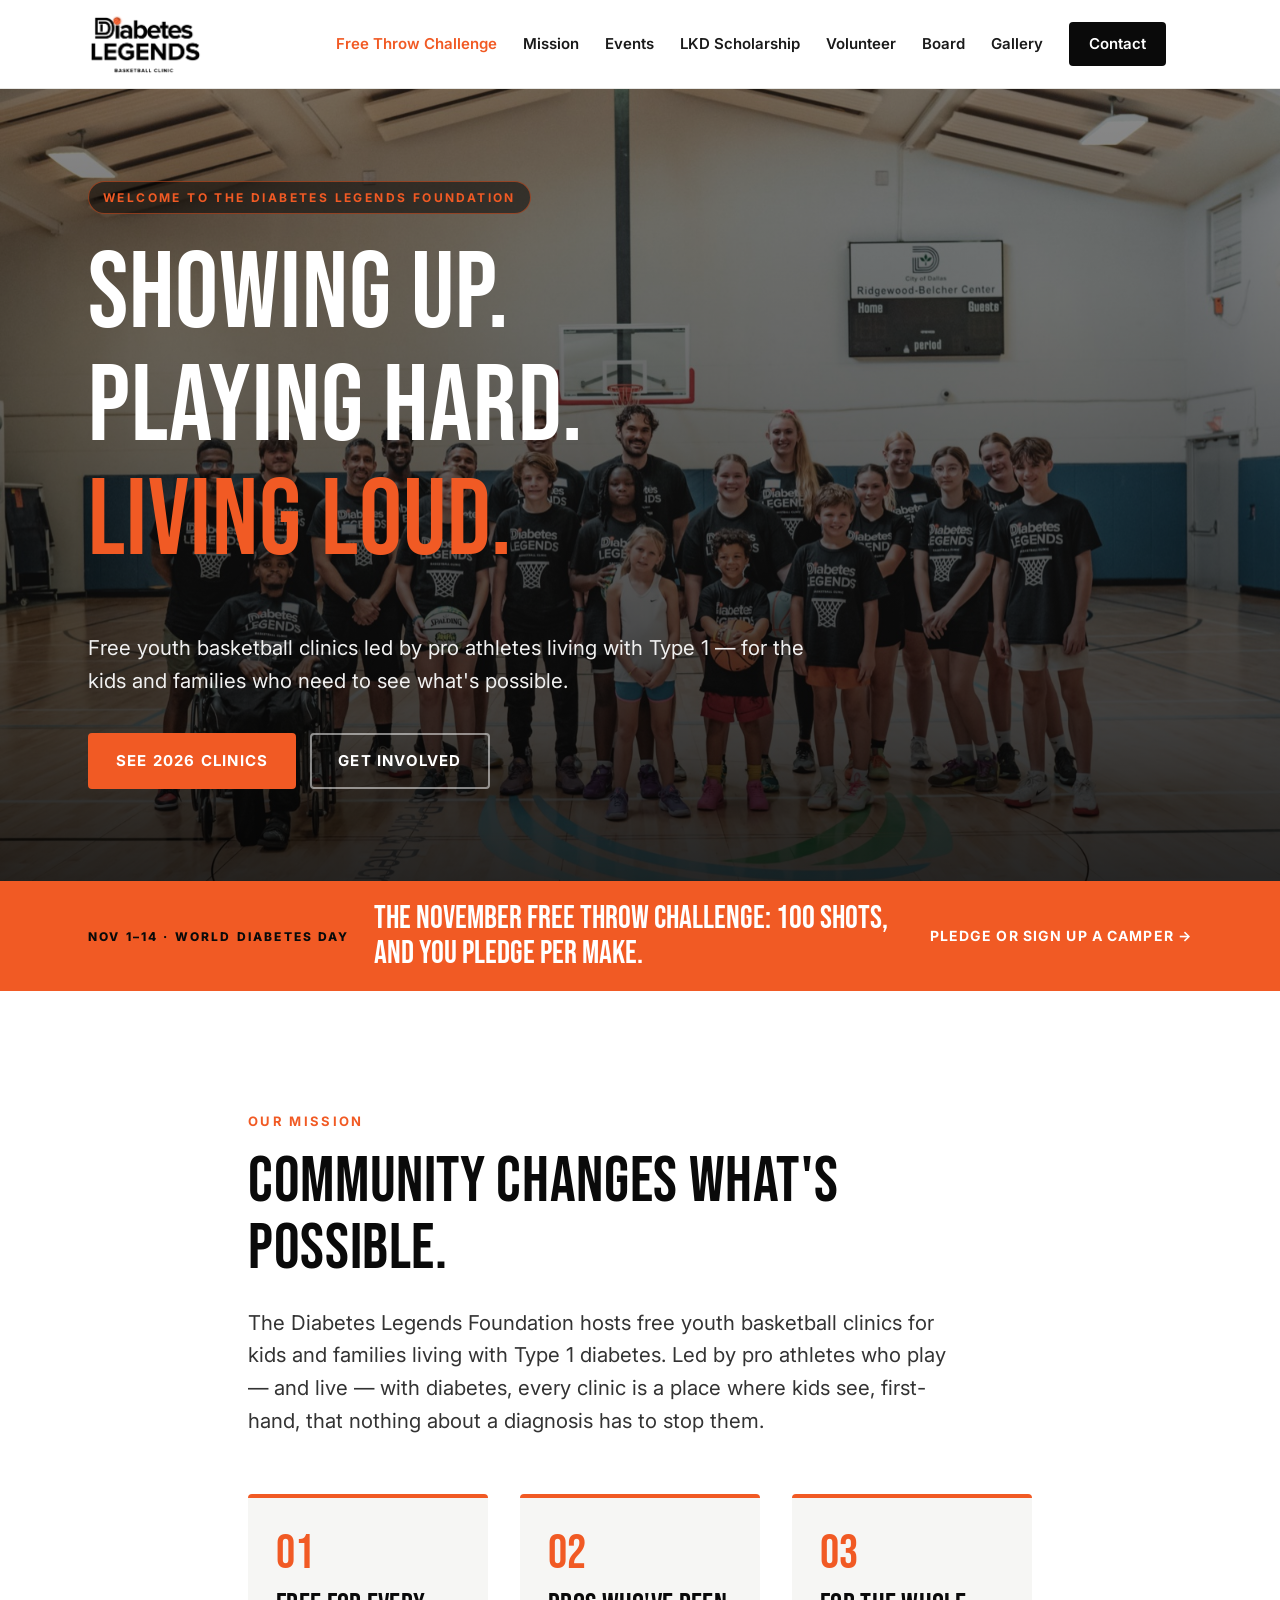
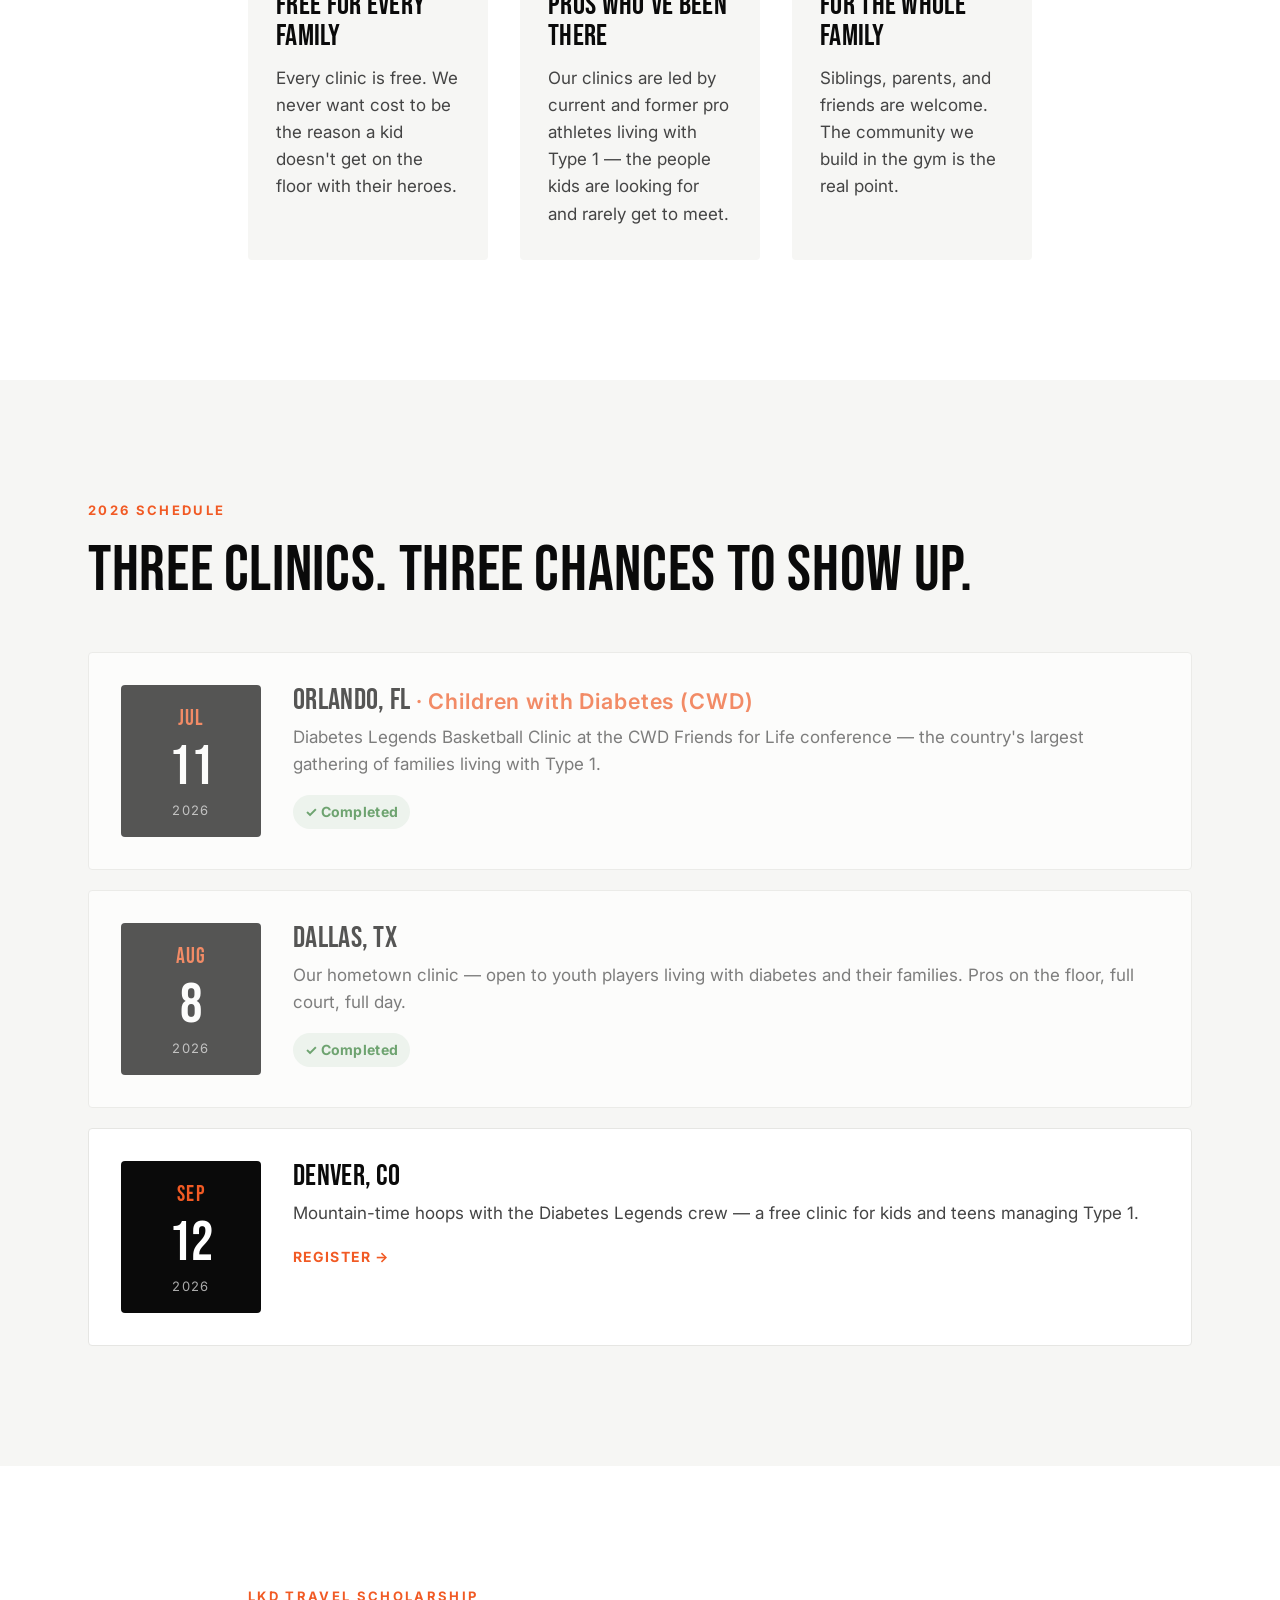
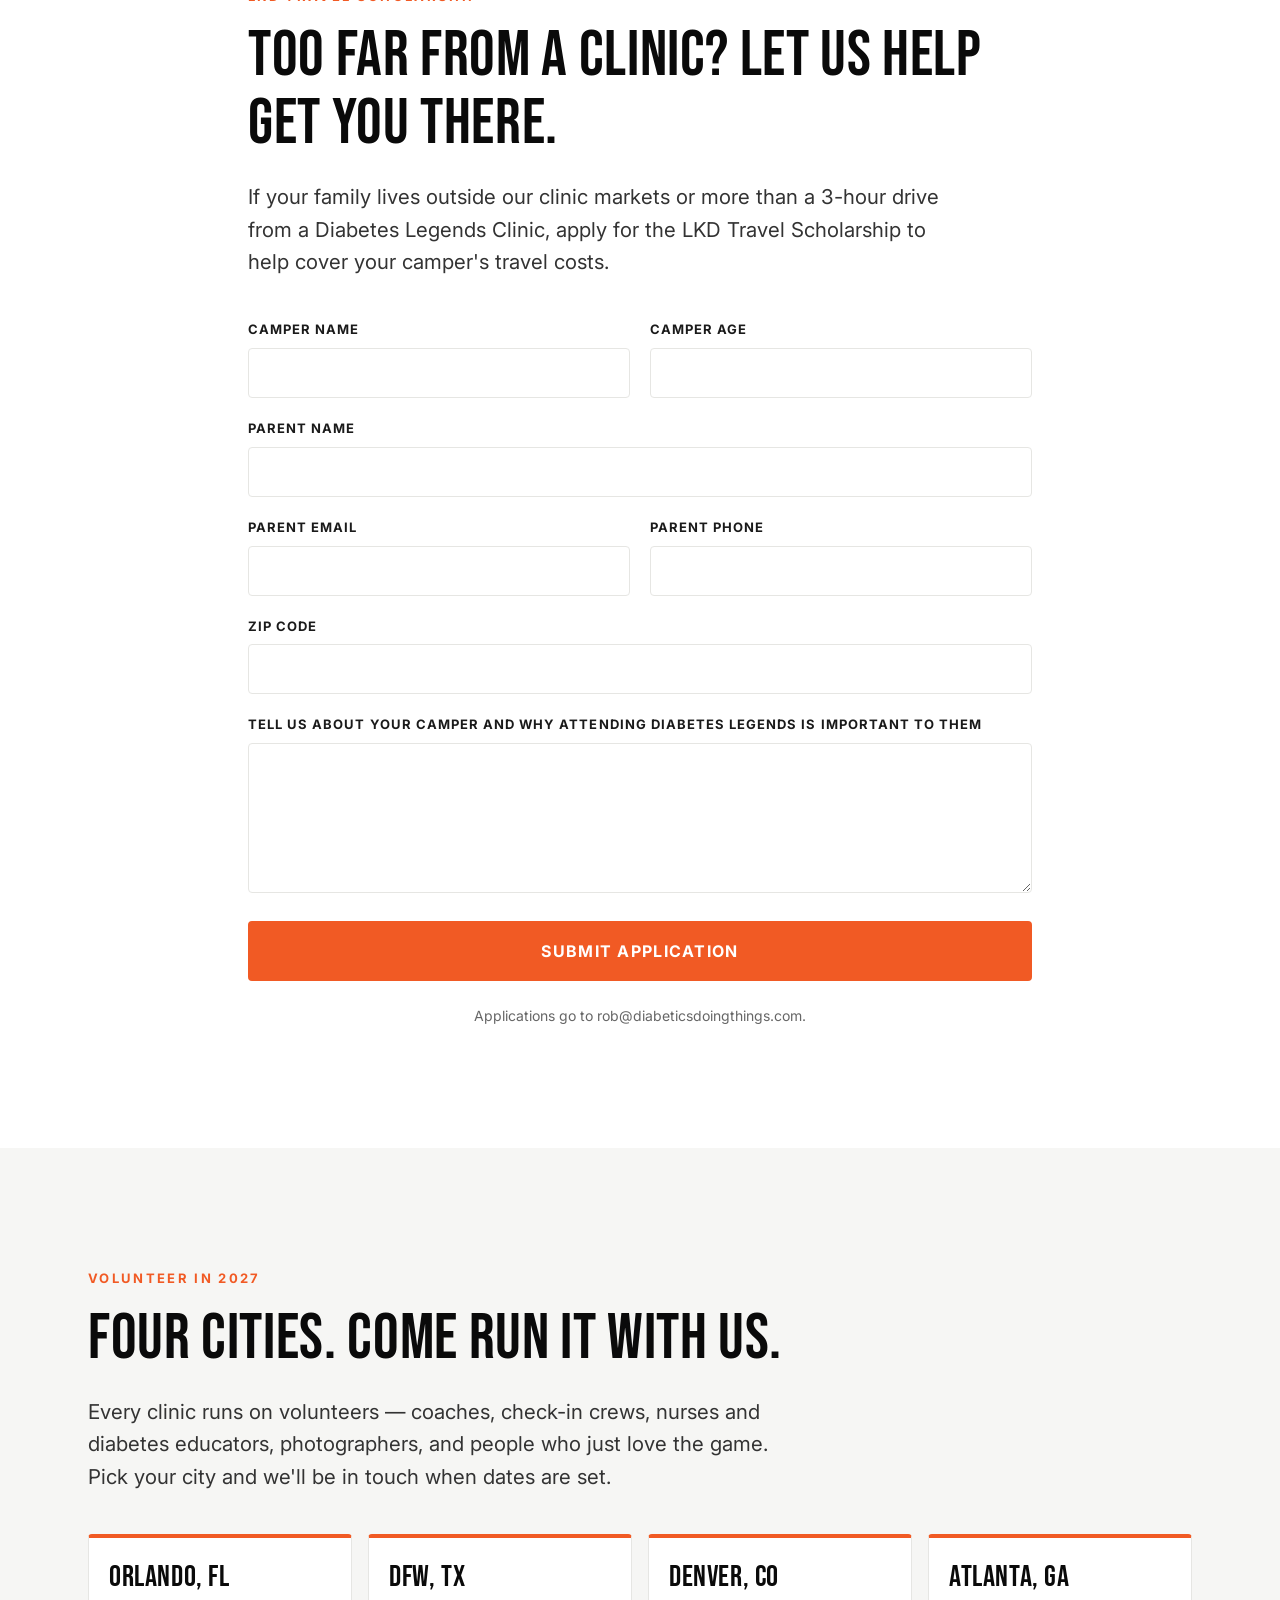
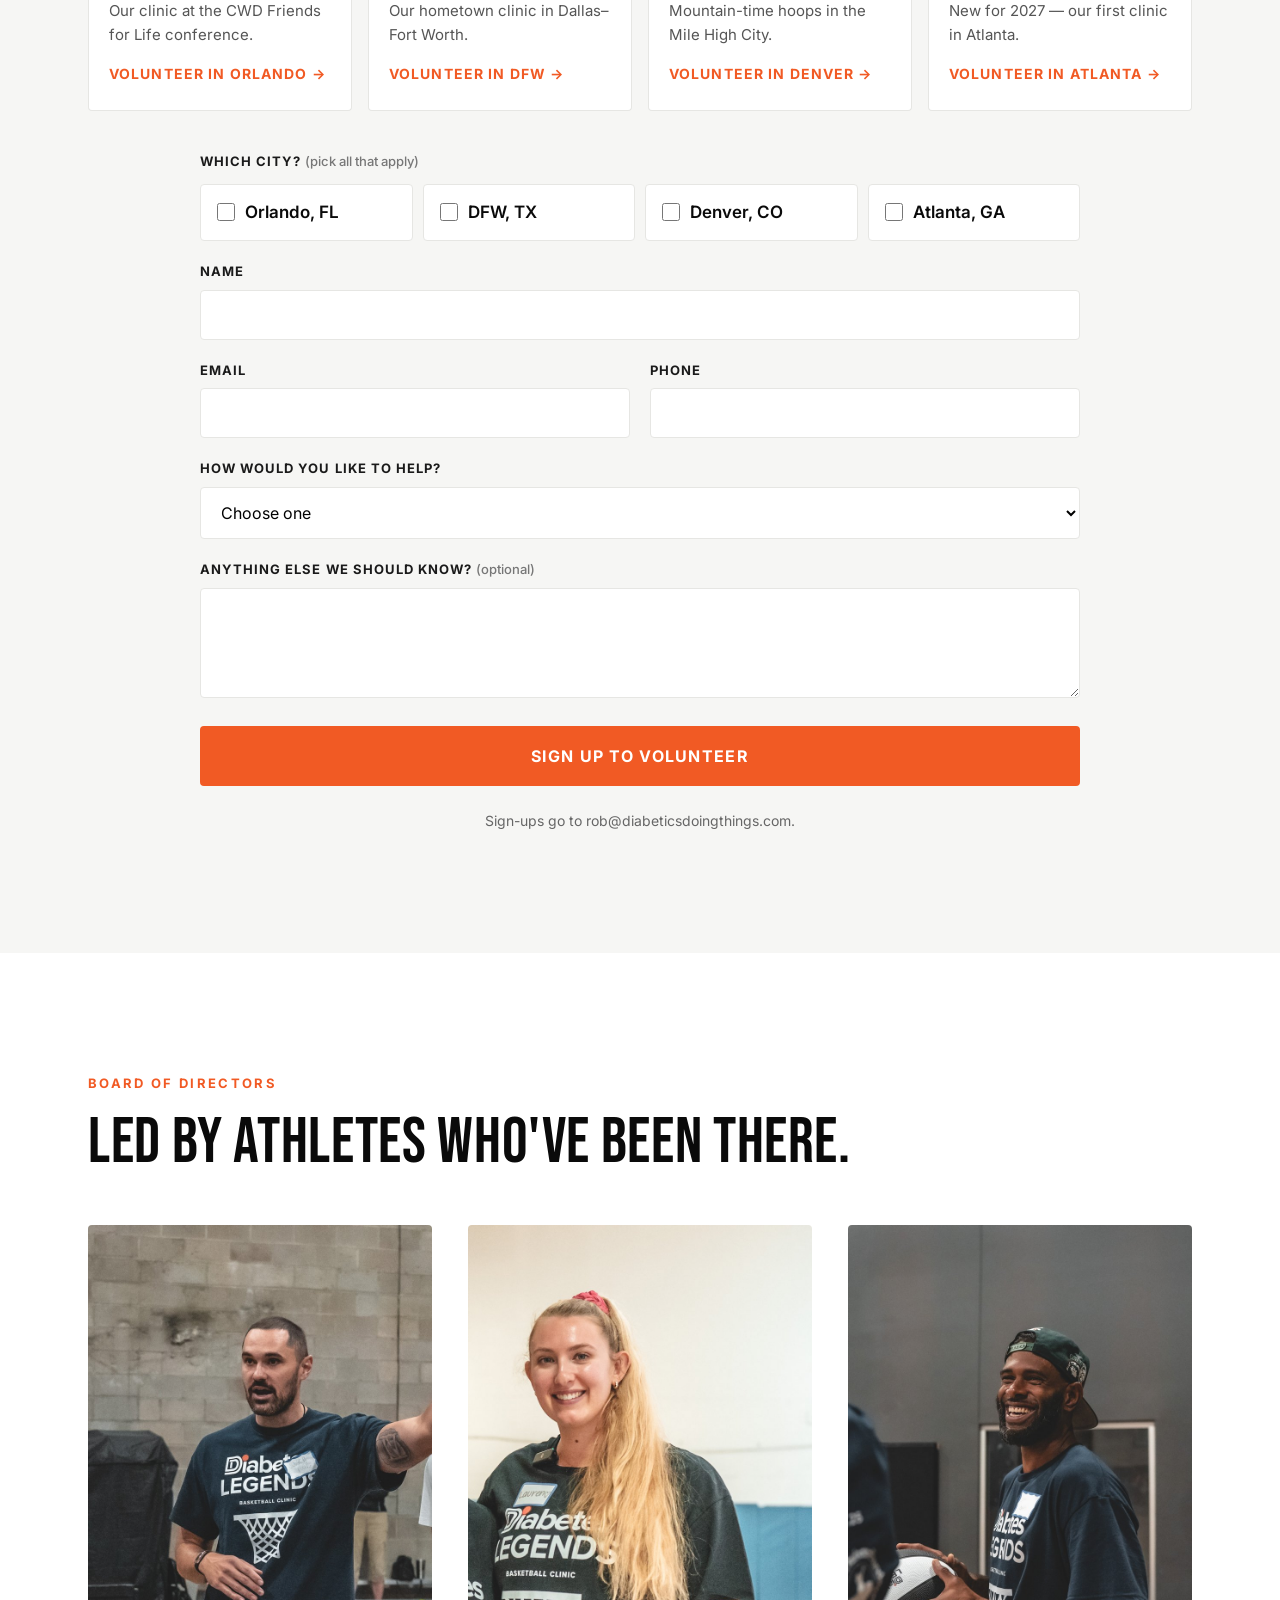
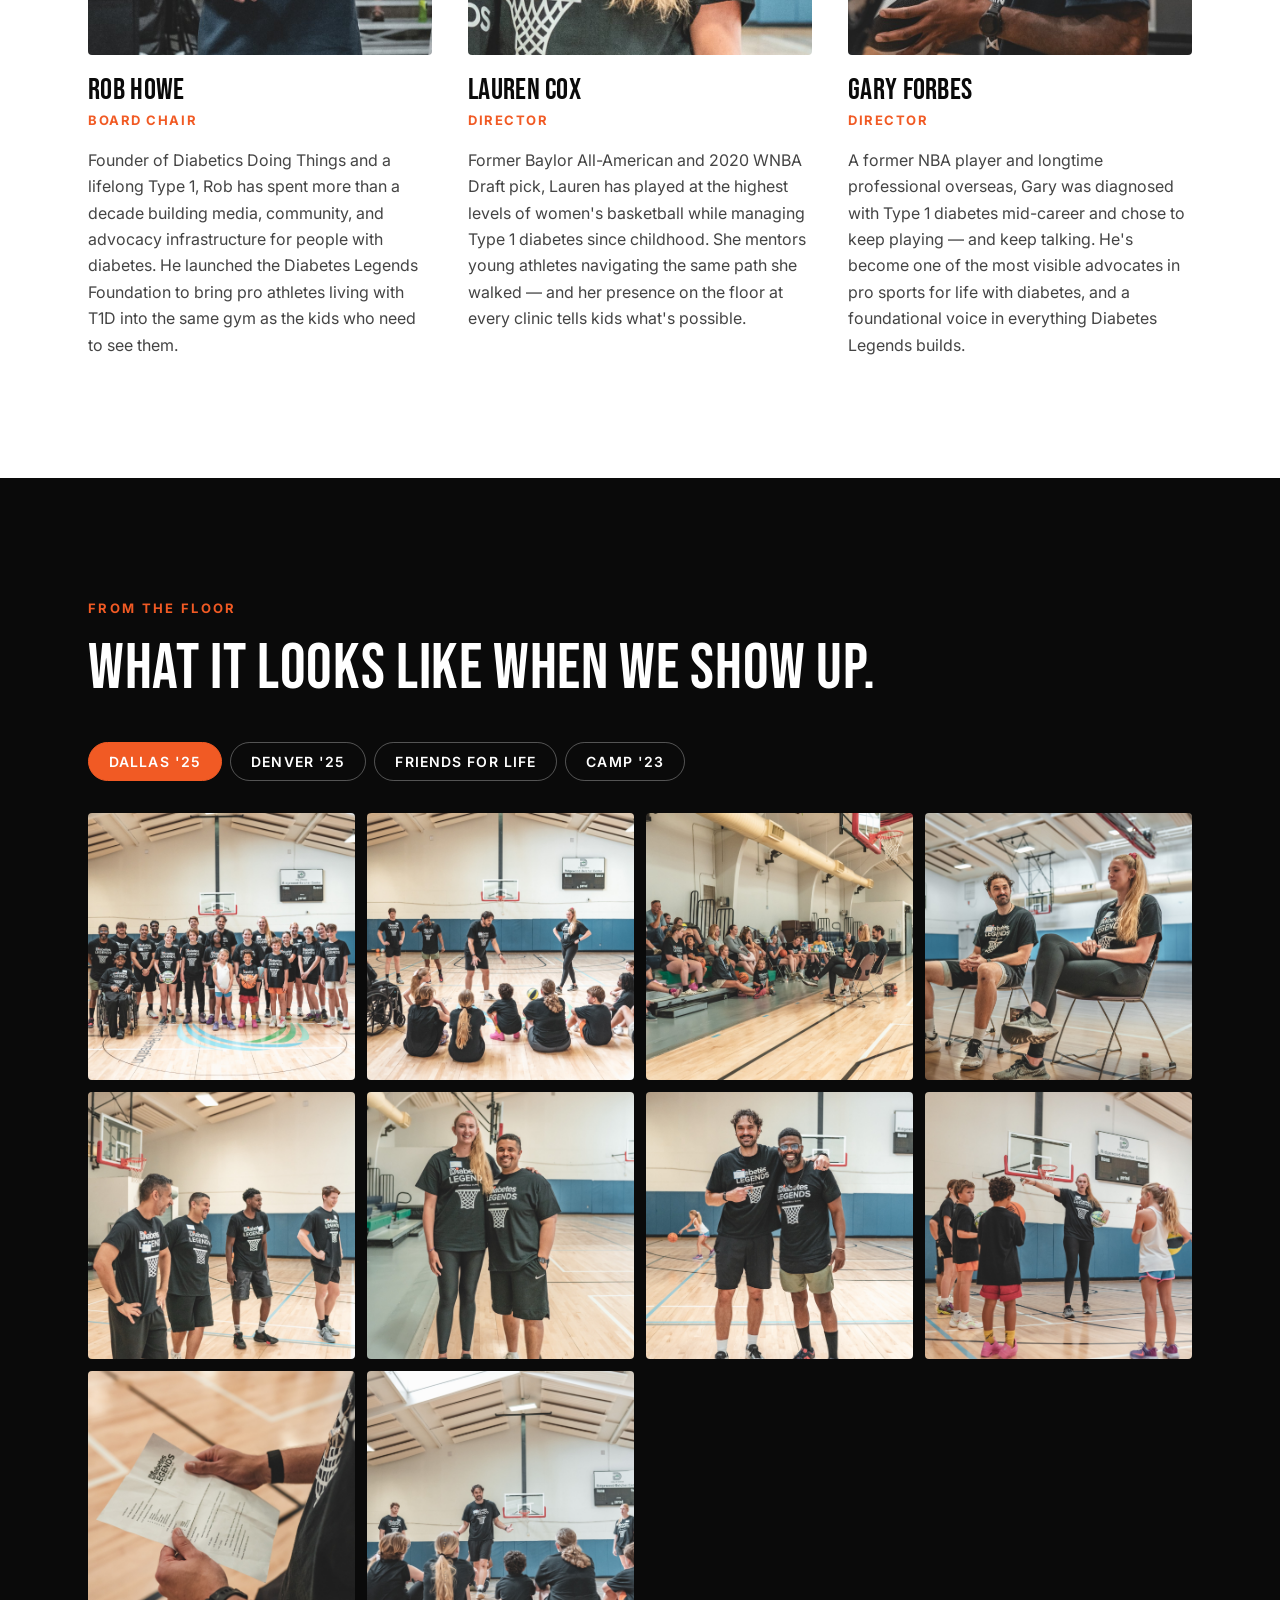
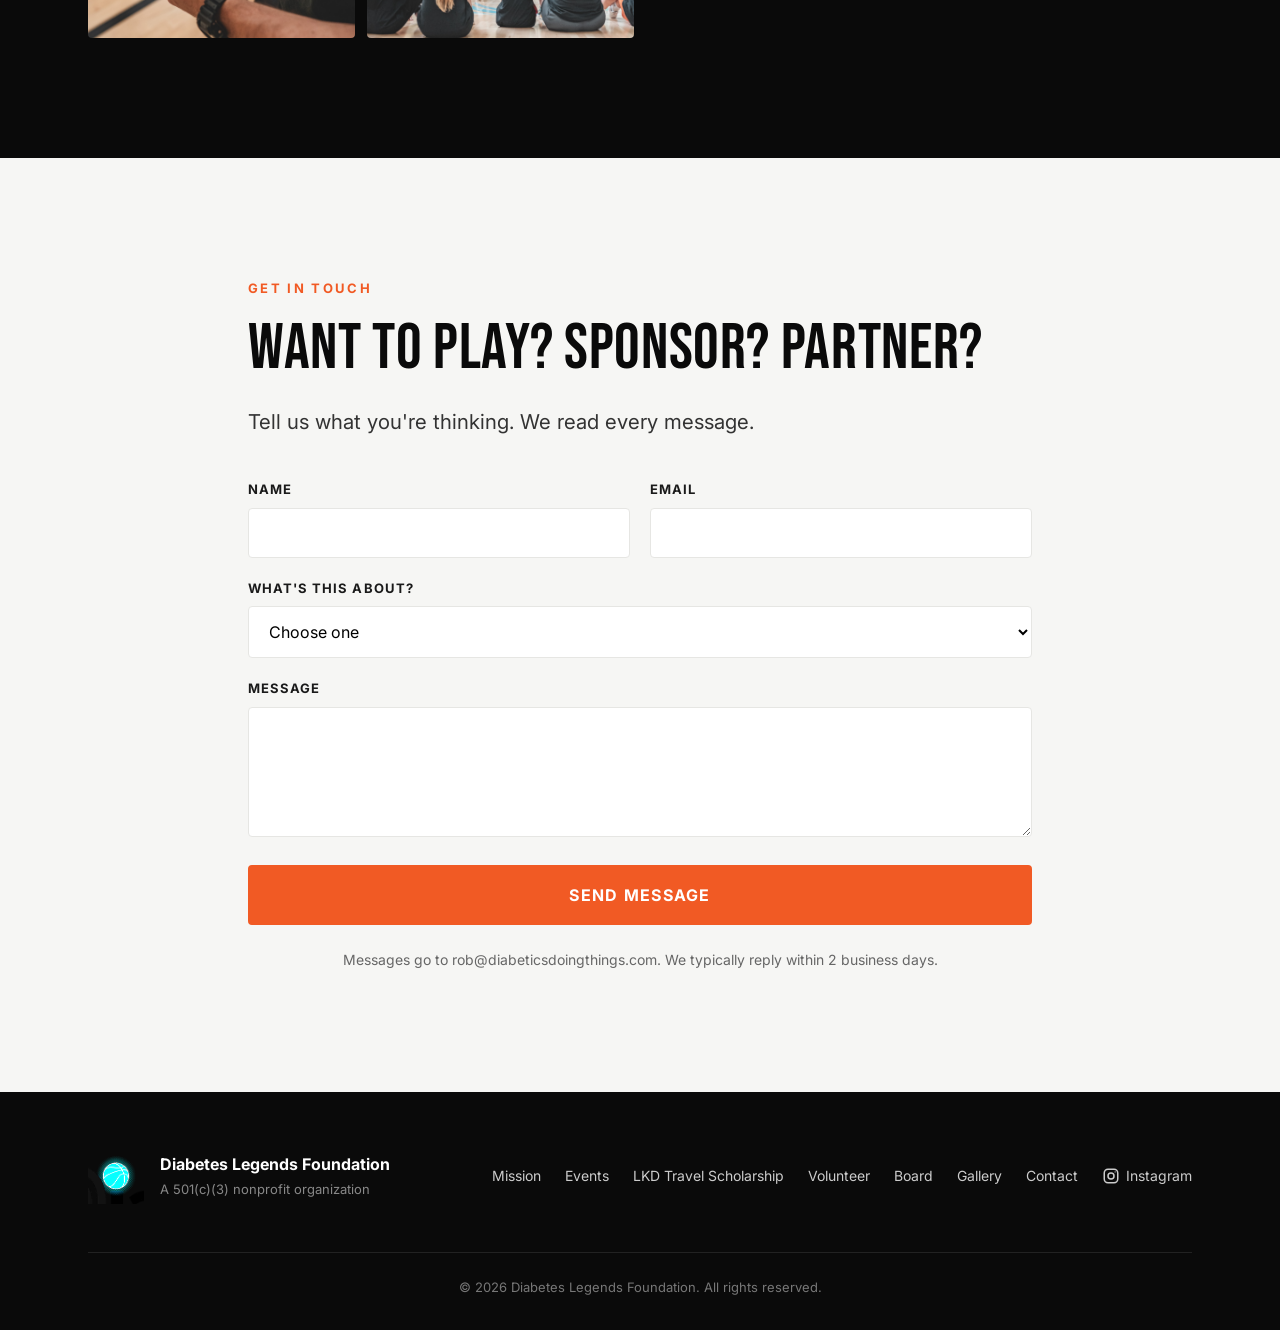
<file: index.html>
<!DOCTYPE html>
<html lang="en">
<head>
<meta charset="UTF-8" />
<meta name="viewport" content="width=device-width, initial-scale=1.0" />
<title>Diabetes Legends Foundation — Free Youth Basketball Clinics</title>
<meta name="description" content="The Diabetes Legends Foundation hosts free youth basketball clinics for kids and families living with Type 1 diabetes — led by pro athletes who've been there." />
<meta name="theme-color" content="#0a0a0a" />

<meta property="og:title" content="Diabetes Legends Foundation" />
<meta property="og:description" content="Free youth basketball clinics for kids and families living with diabetes." />
<meta property="og:image" content="https://diabeteslegends.org/assets/logo/logo-full.png" />
<meta property="og:url" content="https://diabeteslegends.org" />
<meta property="og:type" content="website" />
<meta name="twitter:card" content="summary_large_image" />

<link rel="icon" type="image/png" href="assets/logo/logo-mark.png" />
<link rel="apple-touch-icon" href="assets/logo/logo-mark.png" />

<link rel="preconnect" href="https://fonts.googleapis.com">
<link rel="preconnect" href="https://fonts.gstatic.com" crossorigin>
<link href="https://fonts.googleapis.com/css2?family=Bebas+Neue&family=Inter:wght@400;500;600;700;800&display=swap" rel="stylesheet">

<link rel="stylesheet" href="styles.css" />

<!-- Google tag (gtag.js) -->
<script async src="https://www.googletagmanager.com/gtag/js?id=G-X5ZM0C632Q"></script>
<script>
  window.dataLayer = window.dataLayer || [];
  function gtag(){dataLayer.push(arguments);}
  gtag('js', new Date());

  gtag('config', 'G-X5ZM0C632Q');
</script>

<!-- Givebutter donation widgets -->
<script async src="https://widgets.givebutter.com/latest.umd.cjs?acct=4t9QX9iqP1TW67EY&p=other"></script>
<script>!function(t,e){var o,n,p,r;e.__SV||(window.posthog=e,e._i=[],e.init=function(i,s,a){function g(t,e){var o=e.split(".");2==o.length&&(t=t[o[0]],e=o[1]),t[e]=function(){t.push([e].concat(Array.prototype.slice.call(arguments,0)))}}(p=t.createElement("script")).type="text/javascript",p.crossOrigin="anonymous",p.async=!0,p.src=s.api_host.replace(".i.posthog.com","-assets.i.posthog.com")+"/static/array.js",(r=t.getElementsByTagName("script")[0]).parentNode.insertBefore(p,r);var u=e;for(void 0!==a?u=e[a]=[]:a="posthog",u.people=u.people||[],u.toString=function(t){var e="posthog";return"posthog"!==a&&(e+="."+a),t||(e+=" (stub)"),e},u.people.toString=function(){return u.toString(1)+".people (stub)"},o="init capture register register_once register_for_session unregister unregister_for_session getFeatureFlag getFeatureFlagPayload isFeatureEnabled reloadFeatureFlags identify setPersonProperties group resetGroups reset get_distinct_id get_session_id alias set_config startSessionRecording stopSessionRecording opt_in_capturing opt_out_capturing has_opted_out_capturing debug".split(" "),n=0;n<o.length;n++)g(u,o[n]);e._i.push([i,s,a])},e.__SV=1)}(document,window.posthog||[]);posthog.init('phc_x5RkHQMz4vRJVJajoGfWS5cP3yi5rKDyMY4bwjkNXoLb',{api_host:'https://us.i.posthog.com',person_profiles:'identified_only',session_recording:{maskAllInputs:true}});</script>
</head>
<body>

<header class="site-header" id="top">
  <div class="container header-row">
    <a href="#top" class="logo-link" aria-label="Diabetes Legends Foundation home">
      <img src="assets/logo/logo-full.png" alt="Diabetes Legends Basketball Clinic" class="logo" />
    </a>
    <button class="nav-toggle" aria-label="Toggle navigation" aria-expanded="false">
      <span></span><span></span><span></span>
    </button>
    <nav class="primary-nav" aria-label="Primary">
      <a href="freethrow/" class="nav-ft">Free Throw Challenge</a>
      <a href="#mission">Mission</a>
      <a href="#events">Events</a>
      <a href="#scholarship">LKD Scholarship</a>
      <a href="#volunteer">Volunteer</a>
      <a href="#board">Board</a>
      <a href="#gallery">Gallery</a>
      <a href="#contact" class="nav-cta">Contact</a>
      <givebutter-widget id="gMYq5l" class="nav-donate"></givebutter-widget>
    </nav>
  </div>
</header>

<section class="hero">
  <div class="hero-image" role="img" aria-label="Diabetes Legends team and youth athletes at a basketball clinic"></div>
  <div class="hero-overlay"></div>
  <div class="container hero-content">
    <p class="hero-eyebrow">Welcome to the Diabetes Legends Foundation</p>
    <h1 class="hero-title">Showing Up.<br/>Playing Hard.<br/><span class="accent">Living Loud.</span></h1>
    <p class="hero-sub">Free youth basketball clinics led by pro athletes living with Type 1 — for the kids and families who need to see what's possible.</p>
    <div class="hero-actions">
      <a href="#events" class="btn btn-primary">See 2026 Clinics</a>
      <a href="#contact" class="btn btn-ghost">Get Involved</a>
      <givebutter-widget id="gMYq5l" class="hero-donate"></givebutter-widget>
    </div>
  </div>
</section>

<a href="freethrow/" class="ft-promo">
  <div class="container ft-promo-row">
    <p class="ft-promo-eyebrow">Nov 1–14 · World Diabetes Day</p>
    <p class="ft-promo-text">The November Free Throw Challenge: 100 shots, and you pledge per make.</p>
    <span class="ft-promo-cta">Pledge or sign up a camper →</span>
  </div>
</a>

<section id="mission" class="section section-mission">
  <div class="container narrow">
    <p class="eyebrow">Our Mission</p>
    <h2 class="section-title">Community changes what's possible.</h2>
    <p class="lead">
      The Diabetes Legends Foundation hosts free youth basketball clinics for kids and families living with Type 1 diabetes. Led by pro athletes who play — and live — with diabetes, every clinic is a place where kids see, first-hand, that nothing about a diagnosis has to stop them.
    </p>
    <div class="pillar-grid">
      <div class="pillar">
        <div class="pillar-num">01</div>
        <h3>Free for Every Family</h3>
        <p>Every clinic is free. We never want cost to be the reason a kid doesn't get on the floor with their heroes.</p>
      </div>
      <div class="pillar">
        <div class="pillar-num">02</div>
        <h3>Pros Who've Been There</h3>
        <p>Our clinics are led by current and former pro athletes living with Type 1 — the people kids are looking for and rarely get to meet.</p>
      </div>
      <div class="pillar">
        <div class="pillar-num">03</div>
        <h3>For the Whole Family</h3>
        <p>Siblings, parents, and friends are welcome. The community we build in the gym is the real point.</p>
      </div>
    </div>
  </div>
</section>

<section id="events" class="section section-events">
  <div class="container">
    <p class="eyebrow">2026 Schedule</p>
    <h2 class="section-title">Three clinics. Three chances to show up.</h2>

    <div class="event-list">
      <article class="event-card is-completed">
        <div class="event-date">
          <div class="event-month">Jul</div>
          <div class="event-day">11</div>
          <div class="event-year">2026</div>
        </div>
        <div class="event-body">
          <h3>Orlando, FL <span class="event-partner">· Children with Diabetes (CWD)</span></h3>
          <p>Diabetes Legends Basketball Clinic at the CWD Friends for Life conference — the country's largest gathering of families living with Type 1.</p>
          <span class="event-status">✓ Completed</span>
        </div>
      </article>

      <article class="event-card is-completed">
        <div class="event-date">
          <div class="event-month">Aug</div>
          <div class="event-day">8</div>
          <div class="event-year">2026</div>
        </div>
        <div class="event-body">
          <h3>Dallas, TX</h3>
          <p>Our hometown clinic — open to youth players living with diabetes and their families. Pros on the floor, full court, full day.</p>
          <span class="event-status">✓ Completed</span>
        </div>
      </article>

      <article class="event-card">
        <div class="event-date">
          <div class="event-month">Sep</div>
          <div class="event-day">12</div>
          <div class="event-year">2026</div>
        </div>
        <div class="event-body">
          <h3>Denver, CO</h3>
          <p>Mountain-time hoops with the Diabetes Legends crew — a free clinic for kids and teens managing Type 1.</p>
          <a href="https://brushfire.com/diabeteslegendsfoundation/denver-2026/635376" class="event-link" target="_blank" rel="noopener">Register →</a>
        </div>
      </article>

    </div>
  </div>
</section>

<section id="scholarship" class="section section-scholarship">
  <div class="container narrow">
    <p class="eyebrow">LKD Travel Scholarship</p>
    <h2 class="section-title">Too far from a clinic? Let us help get you there.</h2>
    <p class="lead">If your family lives outside our clinic markets or more than a 3-hour drive from a Diabetes Legends Clinic, apply for the LKD Travel Scholarship to help cover your camper's travel costs.</p>

    <form action="https://api.web3forms.com/submit" method="POST" class="contact-form js-web3form" id="scholarship-form" data-button="Submit Application" data-success-title="Thanks — your application is in." data-success-body="We'll review it and reach out at the email you gave us.">
      <input type="hidden" name="access_key" value="a4f38d9b-bbe8-453f-81b1-1bf4e2c5899f" />
      <input type="hidden" name="subject" value="New LKD Travel Scholarship application — diabeteslegends.org" />
      <input type="hidden" name="from_name" value="Diabetes Legends Website" />
      <div class="form-row">
        <label>
          <span>Camper name</span>
          <input type="text" name="camper_name" required />
        </label>
        <label>
          <span>Camper age</span>
          <input type="number" name="camper_age" min="1" max="25" inputmode="numeric" required />
        </label>
      </div>
      <label>
        <span>Parent name</span>
        <input type="text" name="name" required autocomplete="name" />
      </label>
      <div class="form-row">
        <label>
          <span>Parent email</span>
          <input type="email" name="email" required autocomplete="email" />
        </label>
        <label>
          <span>Parent phone</span>
          <input type="tel" name="phone" required autocomplete="tel" />
        </label>
      </div>
      <label>
        <span>Zip code</span>
        <input type="text" name="zip_code" required autocomplete="postal-code" inputmode="numeric" pattern="[0-9]{5}(-[0-9]{4})?" title="5-digit zip code" />
      </label>
      <label>
        <span>Tell us about your camper and why attending Diabetes Legends is important to them</span>
        <textarea name="message" rows="6" required></textarea>
      </label>
      <input type="checkbox" name="botcheck" style="display:none" tabindex="-1" autocomplete="off" />
      <button type="submit" class="btn btn-primary btn-block">Submit Application</button>
      <p class="form-note">Applications go to rob@diabeticsdoingthings.com.</p>
    </form>
  </div>
</section>

<section id="volunteer" class="section section-volunteer">
  <div class="container">
    <p class="eyebrow">Volunteer in 2027</p>
    <h2 class="section-title">Four cities. Come run it with us.</h2>
    <p class="lead">Every clinic runs on volunteers — coaches, check-in crews, nurses and diabetes educators, photographers, and people who just love the game. Pick your city and we'll be in touch when dates are set.</p>

    <div class="volunteer-cities">
      <article class="volunteer-city">
        <h3>Orlando, FL</h3>
        <p>Our clinic at the CWD Friends for Life conference.</p>
        <a href="#volunteer-form" class="event-link js-volunteer-city" data-city="Orlando, FL">Volunteer in Orlando →</a>
      </article>
      <article class="volunteer-city">
        <h3>DFW, TX</h3>
        <p>Our hometown clinic in Dallas–Fort Worth.</p>
        <a href="#volunteer-form" class="event-link js-volunteer-city" data-city="DFW, TX">Volunteer in DFW →</a>
      </article>
      <article class="volunteer-city">
        <h3>Denver, CO</h3>
        <p>Mountain-time hoops in the Mile High City.</p>
        <a href="#volunteer-form" class="event-link js-volunteer-city" data-city="Denver, CO">Volunteer in Denver →</a>
      </article>
      <article class="volunteer-city">
        <h3>Atlanta, GA</h3>
        <p>New for 2027 — our first clinic in Atlanta.</p>
        <a href="#volunteer-form" class="event-link js-volunteer-city" data-city="Atlanta, GA">Volunteer in Atlanta →</a>
      </article>
    </div>

    <div class="narrow volunteer-form-wrap">
    <form action="https://api.web3forms.com/submit" method="POST" class="contact-form js-web3form" id="volunteer-form" data-button="Sign Up to Volunteer" data-success-title="Thanks — you're on the list." data-success-body="We'll reach out with dates and details for your city.">
      <input type="hidden" name="access_key" value="a4f38d9b-bbe8-453f-81b1-1bf4e2c5899f" />
      <input type="hidden" name="subject" value="New 2027 volunteer sign-up — diabeteslegends.org" />
      <input type="hidden" name="from_name" value="Diabetes Legends Website" />
      <fieldset class="check-group" data-required-group>
        <legend>Which city? <em>(pick all that apply)</em></legend>
        <div class="check-grid">
          <label class="check"><input type="checkbox" name="cities" value="Orlando, FL" /> Orlando, FL</label>
          <label class="check"><input type="checkbox" name="cities" value="DFW, TX" /> DFW, TX</label>
          <label class="check"><input type="checkbox" name="cities" value="Denver, CO" /> Denver, CO</label>
          <label class="check"><input type="checkbox" name="cities" value="Atlanta, GA" /> Atlanta, GA</label>
        </div>
      </fieldset>
      <label>
        <span>Name</span>
        <input type="text" name="name" required autocomplete="name" />
      </label>
      <div class="form-row">
        <label>
          <span>Email</span>
          <input type="email" name="email" required autocomplete="email" />
        </label>
        <label>
          <span>Phone</span>
          <input type="tel" name="phone" required autocomplete="tel" />
        </label>
      </div>
      <label>
        <span>How would you like to help?</span>
        <select name="role" required>
          <option value="">Choose one</option>
          <option>Coaching / on the court</option>
          <option>Check-in &amp; registration</option>
          <option>Medical support (nurse, CDCES, provider)</option>
          <option>Photo / video</option>
          <option>Setup, teardown &amp; wherever needed</option>
        </select>
      </label>
      <label>
        <span>Anything else we should know? <em>(optional)</em></span>
        <textarea name="message" rows="4"></textarea>
      </label>
      <input type="checkbox" name="botcheck" style="display:none" tabindex="-1" autocomplete="off" />
      <button type="submit" class="btn btn-primary btn-block">Sign Up to Volunteer</button>
      <p class="form-note">Sign-ups go to rob@diabeticsdoingthings.com.</p>
    </form>
    </div>
  </div>
</section>

<section id="board" class="section section-board">
  <div class="container">
    <p class="eyebrow">Board of Directors</p>
    <h2 class="section-title">Led by athletes who've been there.</h2>

    <div class="board-grid">
      <article class="board-card">
        <div class="board-portrait has-photo" style="--photo: url('assets/board/rob.jpg')"></div>
        <div class="board-info">
          <h3>Rob Howe</h3>
          <p class="board-role">Board Chair</p>
          <p class="board-bio">
            Founder of Diabetics Doing Things and a lifelong Type 1, Rob has spent more than a decade building media, community, and advocacy infrastructure for people with diabetes. He launched the Diabetes Legends Foundation to bring pro athletes living with T1D into the same gym as the kids who need to see them.
          </p>
        </div>
      </article>

      <article class="board-card">
        <div class="board-portrait has-photo" style="--photo: url('assets/board/lauren.jpg')"></div>
        <div class="board-info">
          <h3>Lauren Cox</h3>
          <p class="board-role">Director</p>
          <p class="board-bio">
            Former Baylor All-American and 2020 WNBA Draft pick, Lauren has played at the highest levels of women's basketball while managing Type 1 diabetes since childhood. She mentors young athletes navigating the same path she walked — and her presence on the floor at every clinic tells kids what's possible.
          </p>
        </div>
      </article>

      <article class="board-card">
        <div class="board-portrait has-photo" style="--photo: url('assets/board/gary.jpg')"></div>
        <div class="board-info">
          <h3>Gary Forbes</h3>
          <p class="board-role">Director</p>
          <p class="board-bio">
            A former NBA player and longtime professional overseas, Gary was diagnosed with Type 1 diabetes mid-career and chose to keep playing — and keep talking. He's become one of the most visible advocates in pro sports for life with diabetes, and a foundational voice in everything Diabetes Legends builds.
          </p>
        </div>
      </article>
    </div>
  </div>
</section>

<section id="gallery" class="section section-gallery">
  <div class="container">
    <p class="eyebrow">From the Floor</p>
    <h2 class="section-title">What it looks like when we show up.</h2>

    <div class="gallery-tabs" role="tablist">
      <button class="gallery-tab active" data-tab="dallas" role="tab" aria-selected="true">Dallas '25</button>
      <button class="gallery-tab" data-tab="denver" role="tab" aria-selected="false">Denver '25</button>
      <button class="gallery-tab" data-tab="ffl" role="tab" aria-selected="false">Friends for Life</button>
      <button class="gallery-tab" data-tab="camp23" role="tab" aria-selected="false">Camp '23</button>
    </div>

    <div class="gallery-grid" id="gallery-grid">
      <!-- populated by JS -->
    </div>
  </div>
</section>

<section id="contact" class="section section-contact">
  <div class="container narrow">
    <p class="eyebrow">Get in Touch</p>
    <h2 class="section-title">Want to play? Sponsor? Partner?</h2>
    <p class="lead">Tell us what you're thinking. We read every message.</p>

    <form action="https://api.web3forms.com/submit" method="POST" class="contact-form js-web3form" id="contact-form">
      <!-- Web3Forms: paste your access key below. Get it free at web3forms.com using rob@diabeticsdoingthings.com -->
      <input type="hidden" name="access_key" value="a4f38d9b-bbe8-453f-81b1-1bf4e2c5899f" />
      <input type="hidden" name="subject" value="New message from diabeteslegends.org" />
      <input type="hidden" name="from_name" value="Diabetes Legends Website" />
      <div class="form-row">
        <label>
          <span>Name</span>
          <input type="text" name="name" required autocomplete="name" />
        </label>
        <label>
          <span>Email</span>
          <input type="email" name="email" required autocomplete="email" />
        </label>
      </div>
      <label>
        <span>What's this about?</span>
        <select name="topic" required>
          <option value="">Choose one</option>
          <option>Registering a child for a clinic</option>
          <option>Sponsorship / partnership</option>
          <option>Pickleball tournament</option>
          <option>Press / media inquiry</option>
          <option>Volunteering</option>
          <option>Other</option>
        </select>
      </label>
      <label>
        <span>Message</span>
        <textarea name="message" rows="5" required></textarea>
      </label>
      <input type="checkbox" name="botcheck" style="display:none" tabindex="-1" autocomplete="off" />
      <button type="submit" class="btn btn-primary btn-block">Send Message</button>
      <p class="form-note">Messages go to rob@diabeticsdoingthings.com. We typically reply within 2 business days.</p>
    </form>
  </div>
</section>

<footer class="site-footer">
  <div class="container footer-row">
    <div class="footer-brand">
      <img src="assets/logo/logo-mark.png" alt="" class="footer-mark" />
      <div>
        <p class="footer-name">Diabetes Legends Foundation</p>
        <p class="footer-meta">A 501(c)(3) nonprofit organization</p>
      </div>
    </div>
    <nav class="footer-nav" aria-label="Footer">
      <a href="#mission">Mission</a>
      <a href="#events">Events</a>
      <a href="#scholarship">LKD Travel Scholarship</a>
      <a href="#volunteer">Volunteer</a>
      <a href="#board">Board</a>
      <a href="#gallery">Gallery</a>
      <a href="#contact">Contact</a>
      <a href="https://www.instagram.com/diabeteslegends" class="footer-social" target="_blank" rel="noopener" aria-label="Diabetes Legends on Instagram">
        <svg viewBox="0 0 24 24" width="18" height="18" aria-hidden="true" fill="none" stroke="currentColor" stroke-width="2" stroke-linecap="round" stroke-linejoin="round"><rect x="3" y="3" width="18" height="18" rx="5"/><circle cx="12" cy="12" r="4"/><circle cx="17.5" cy="6.5" r="0.75" fill="currentColor" stroke="none"/></svg>
        Instagram
      </a>
    </nav>
    <p class="footer-copy">© <span id="year"></span> Diabetes Legends Foundation. All rights reserved.</p>
  </div>
</footer>

<script src="script.js" defer></script>
</body>
</html>
</file>
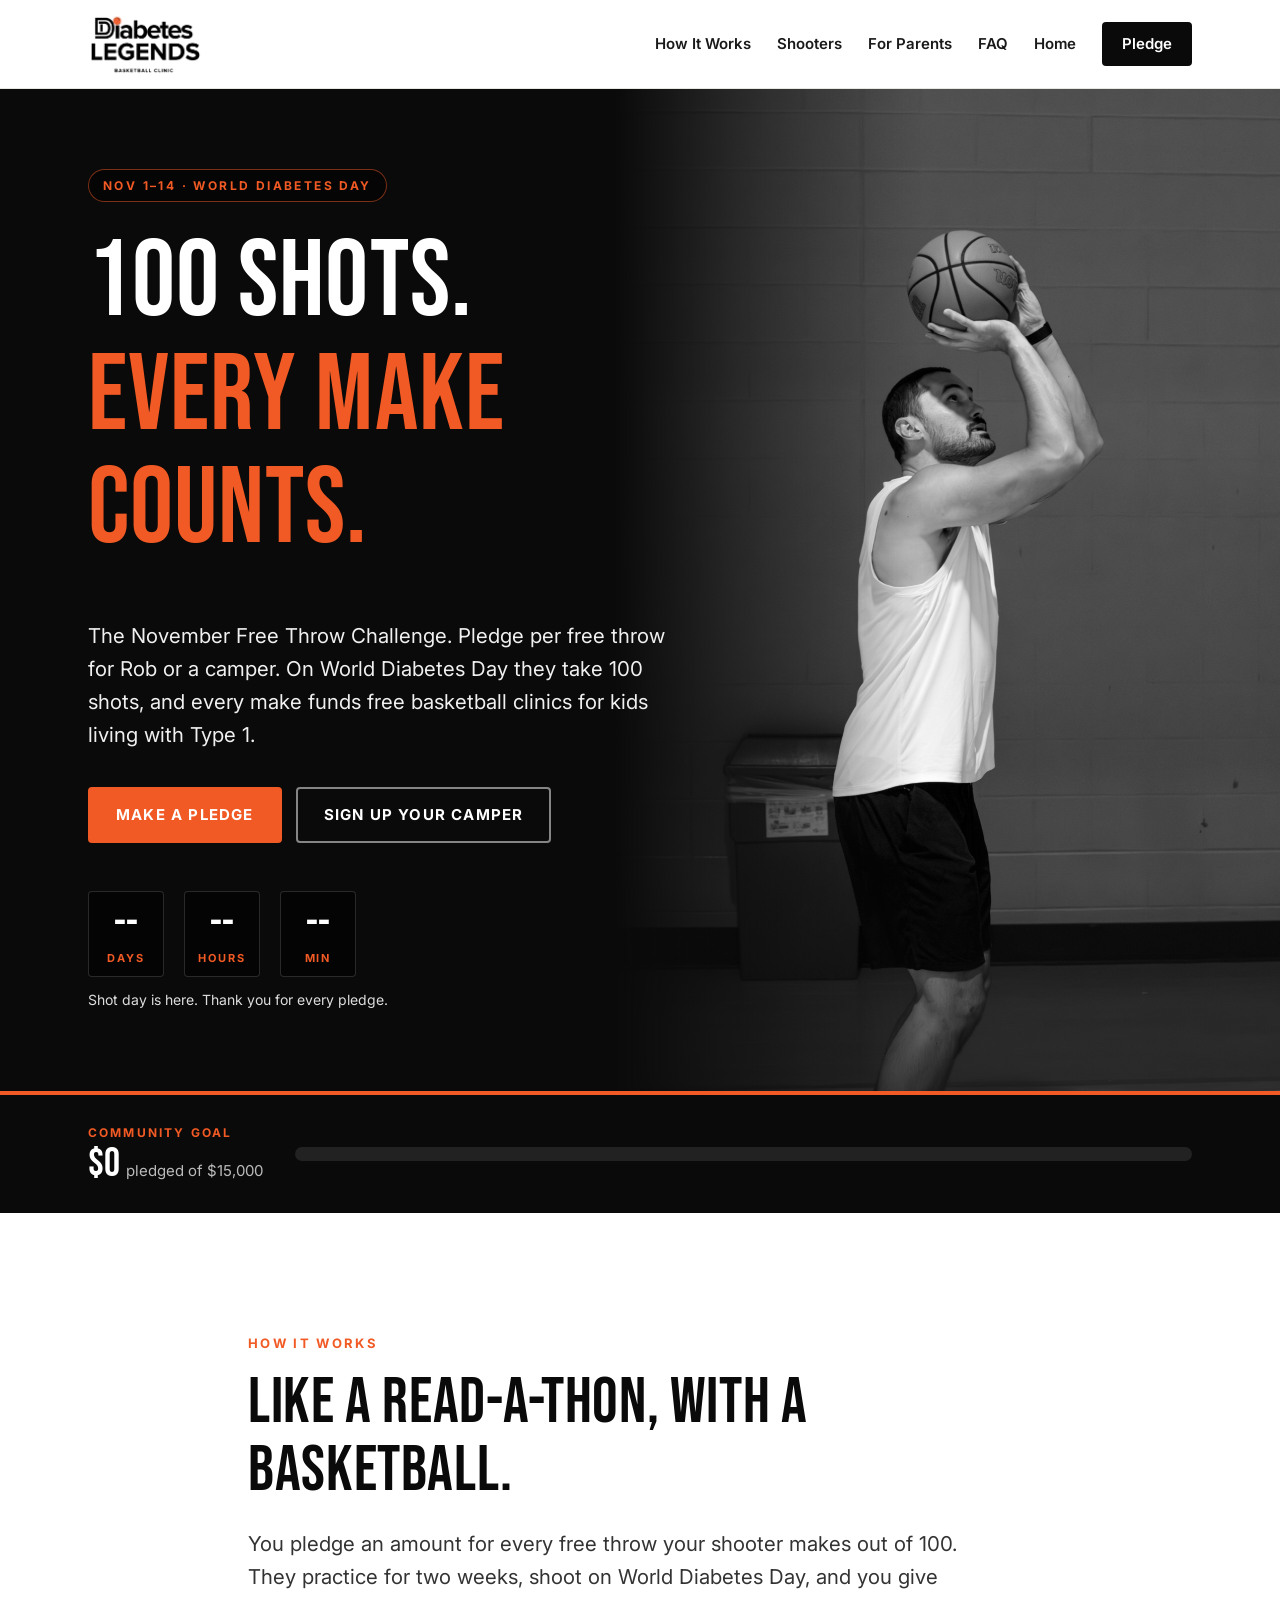
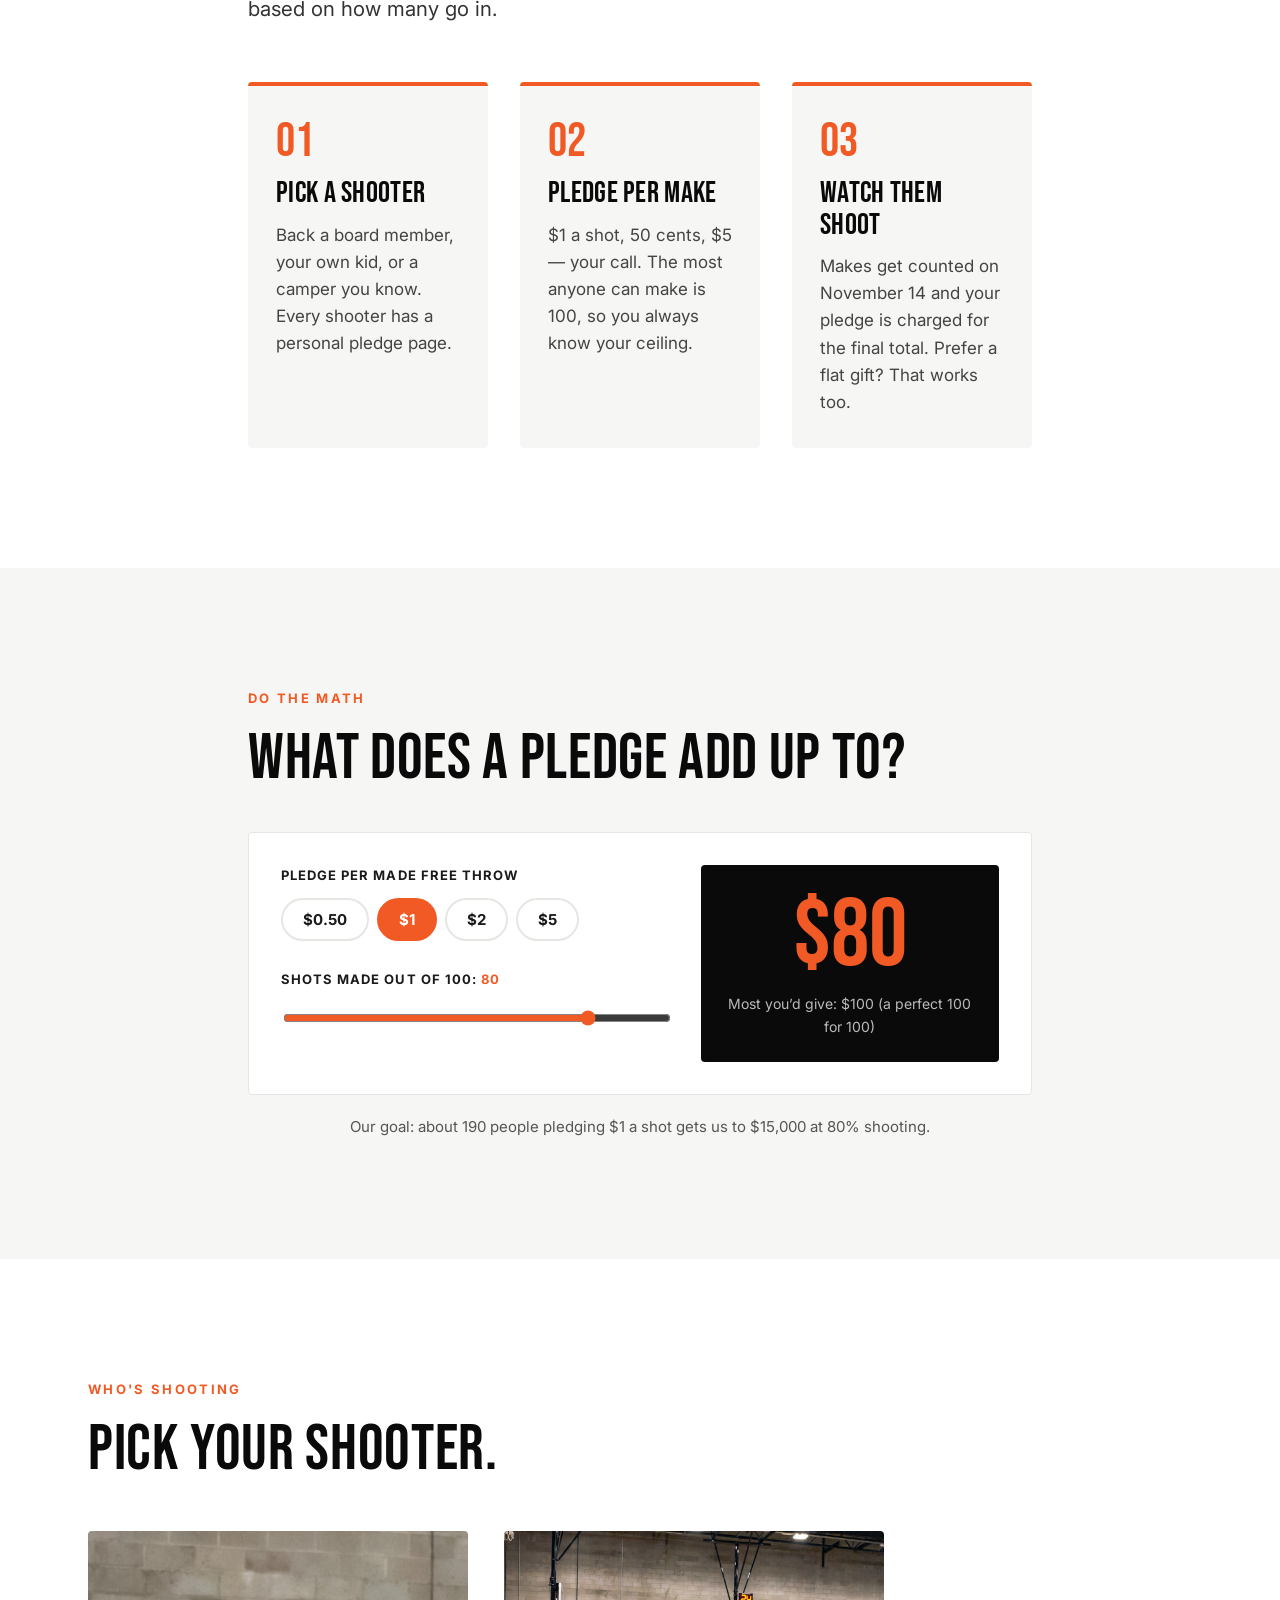
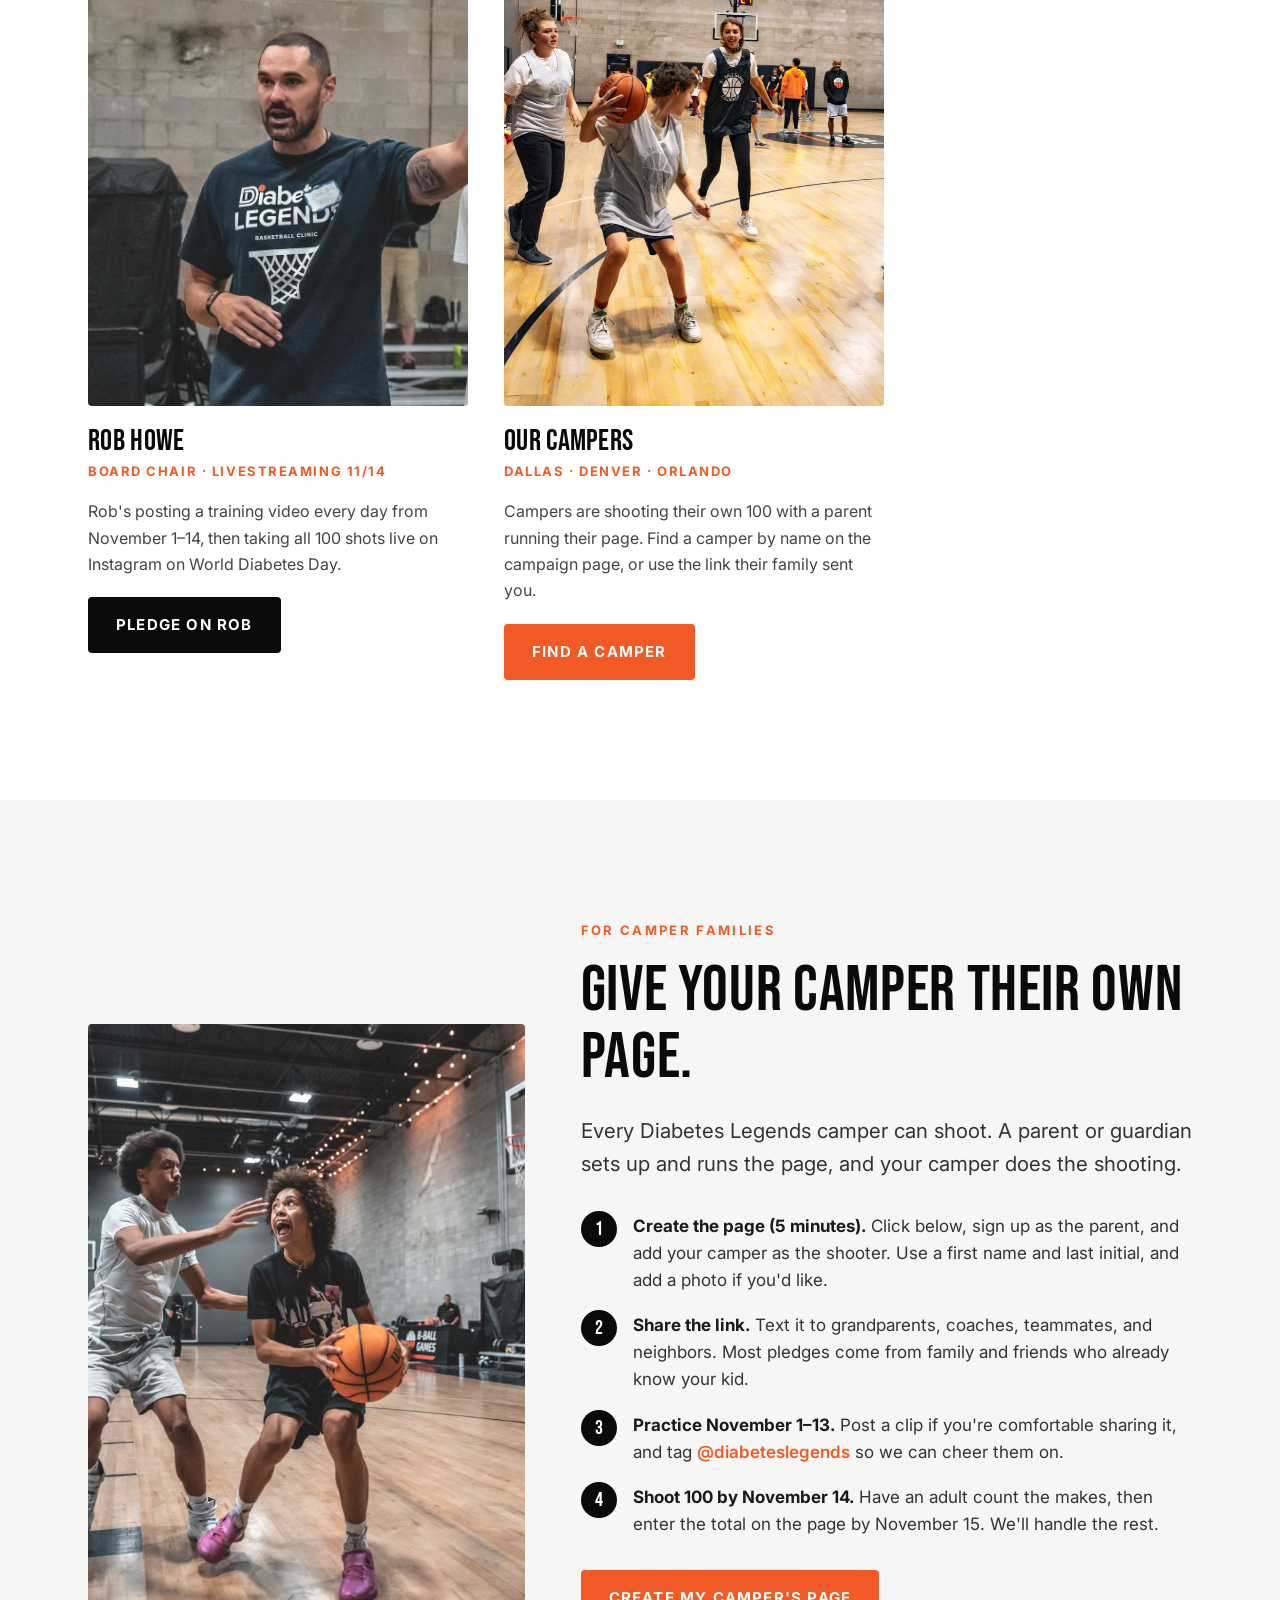
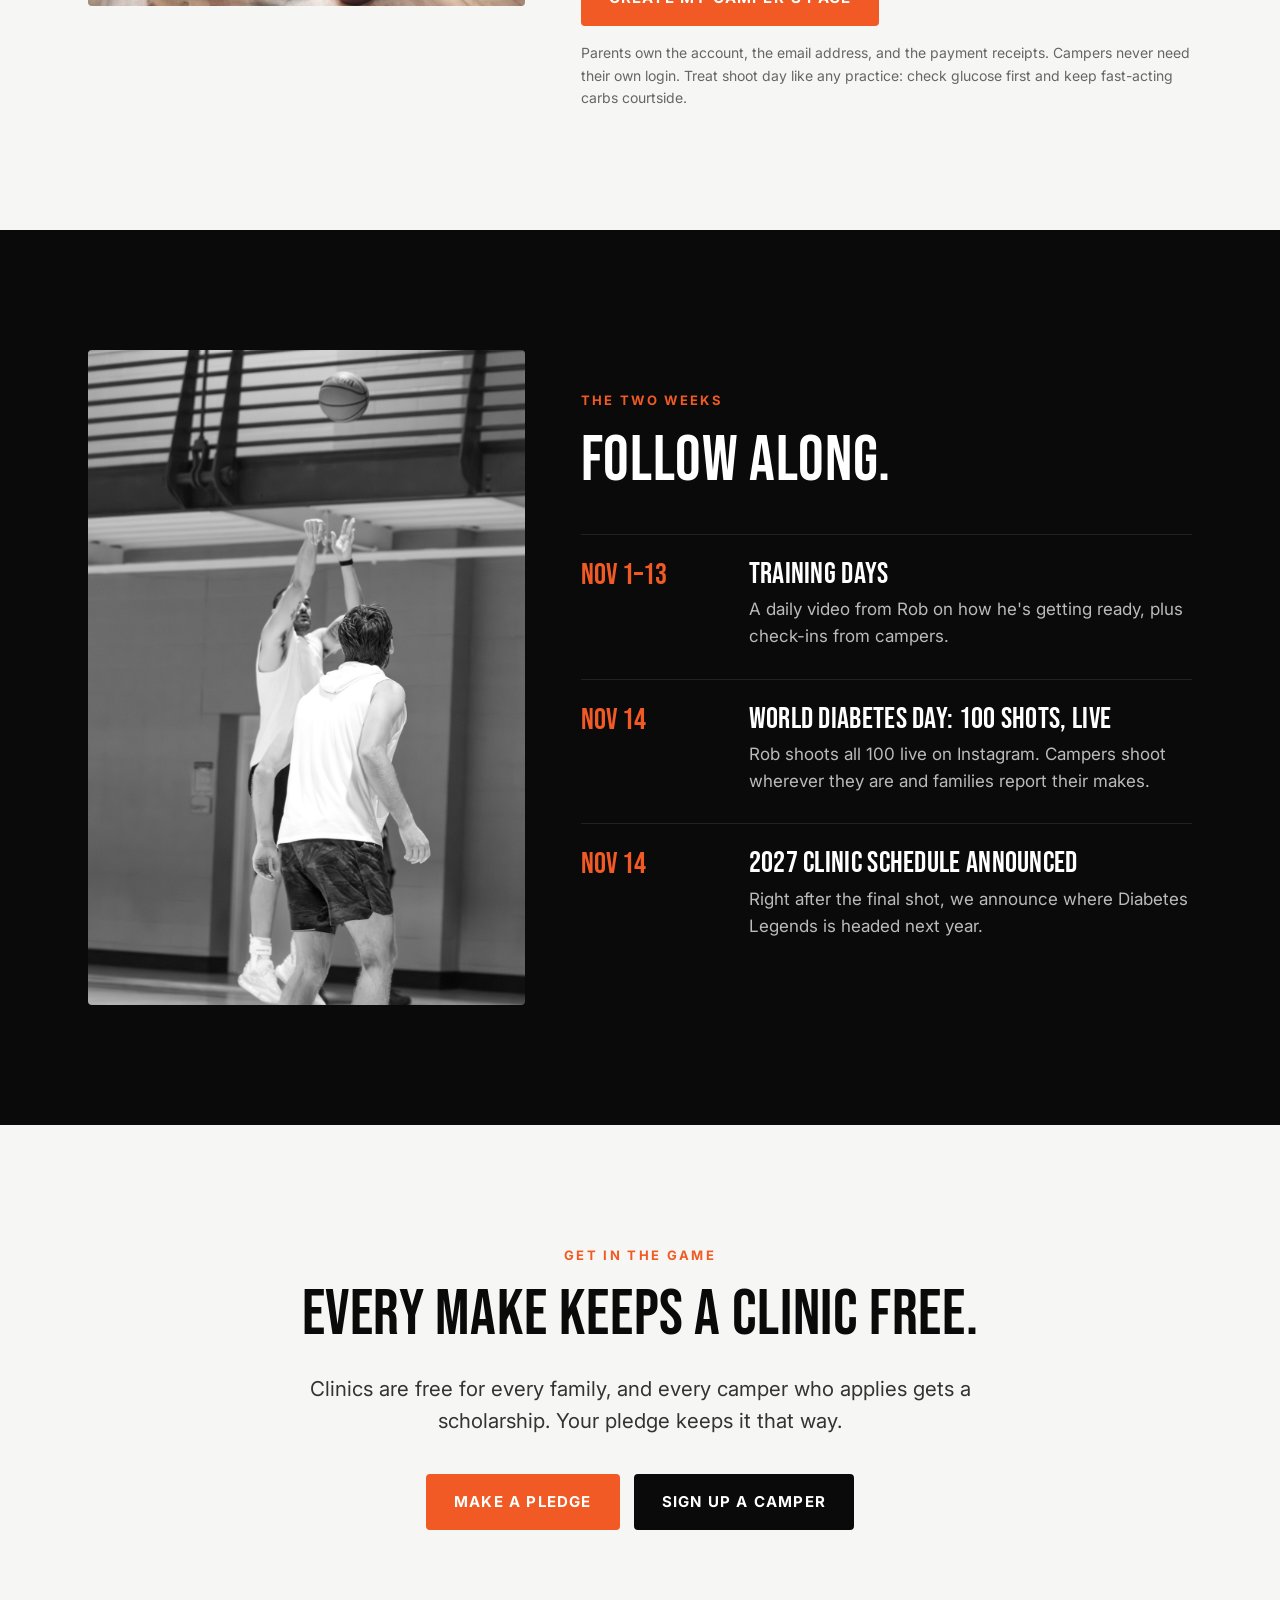
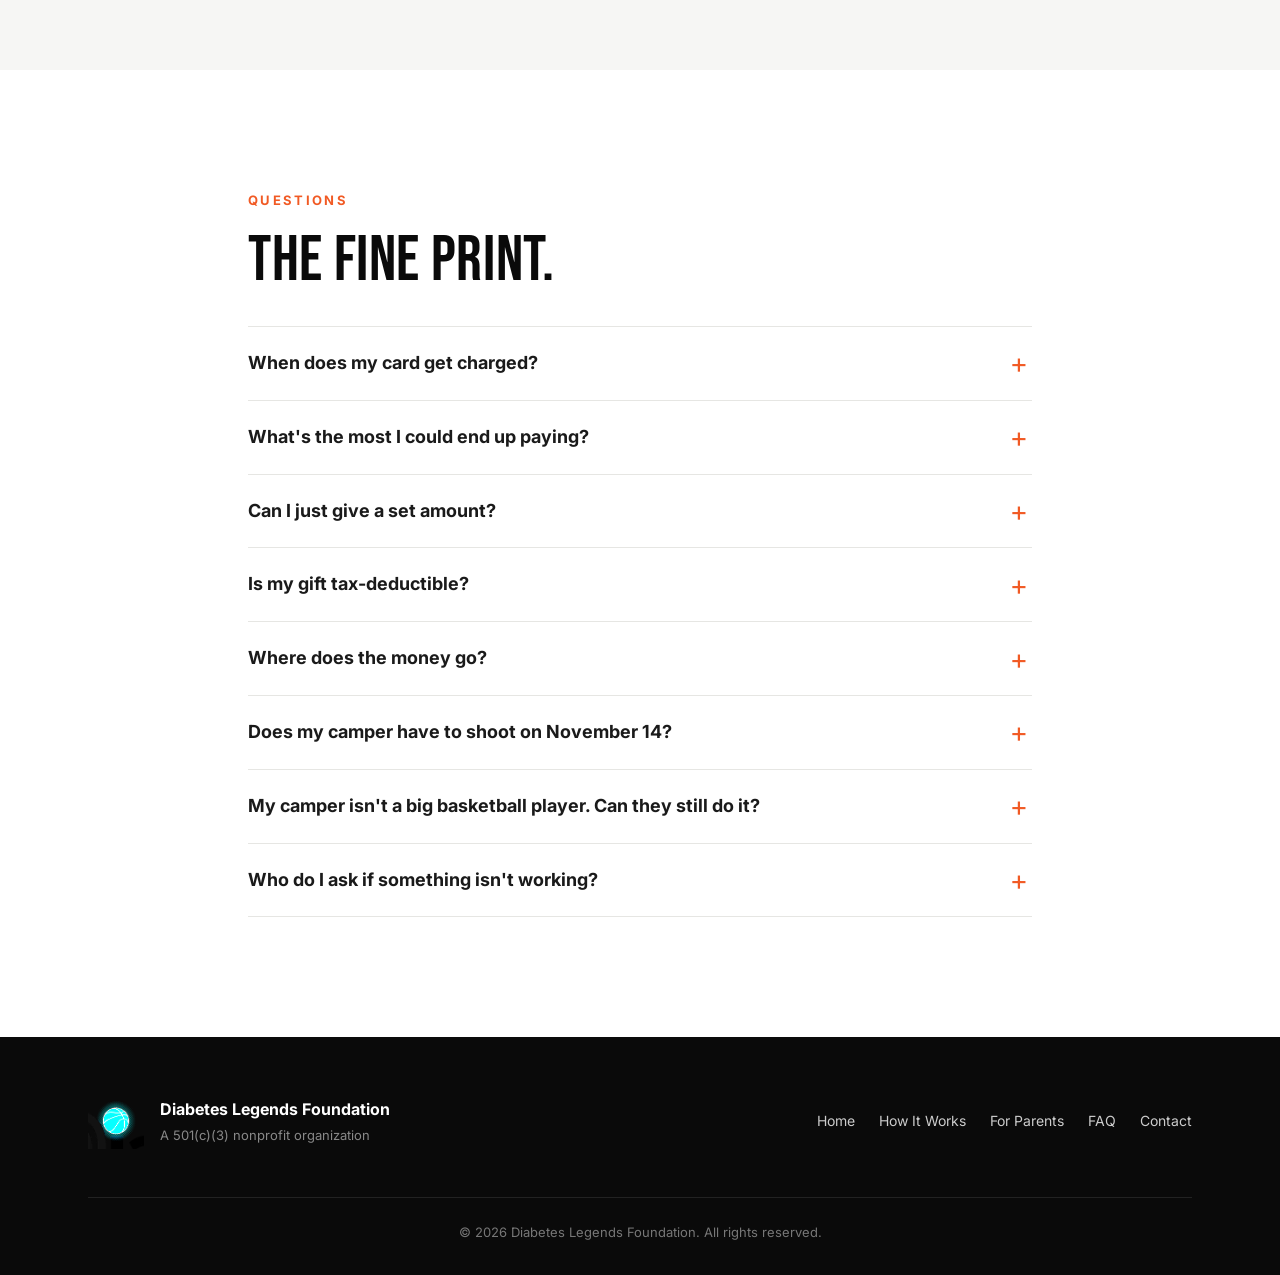
<file: freethrow/index.html>
<!DOCTYPE html>
<html lang="en">
<head>
<meta charset="UTF-8" />
<meta name="viewport" content="width=device-width, initial-scale=1.0" />
<title>November Free Throw Challenge — Diabetes Legends Foundation</title>
<meta name="description" content="Pledge per free throw. 100 shots on World Diabetes Day, November 14 — every make funds free basketball clinics for kids living with Type 1 diabetes." />
<meta name="theme-color" content="#0a0a0a" />

<meta property="og:title" content="The November Free Throw Challenge" />
<meta property="og:description" content="100 shots on World Diabetes Day. Pledge per make — every free throw funds free clinics for kids with Type 1." />
<meta property="og:image" content="https://diabeteslegends.org/assets/photos/denver/denver-9.jpg" />
<meta property="og:url" content="https://diabeteslegends.org/freethrow/" />
<meta property="og:type" content="website" />
<meta name="twitter:card" content="summary_large_image" />

<link rel="icon" type="image/png" href="../assets/logo/logo-mark.png" />
<link rel="apple-touch-icon" href="../assets/logo/logo-mark.png" />

<link rel="preconnect" href="https://fonts.googleapis.com">
<link rel="preconnect" href="https://fonts.gstatic.com" crossorigin>
<link href="https://fonts.googleapis.com/css2?family=Bebas+Neue&family=Inter:wght@400;500;600;700;800&display=swap" rel="stylesheet">

<link rel="stylesheet" href="../styles.css" />
<link rel="stylesheet" href="freethrow.css" />

<!-- Google tag (gtag.js) -->
<script async src="https://www.googletagmanager.com/gtag/js?id=G-X5ZM0C632Q"></script>
<script>
  window.dataLayer = window.dataLayer || [];
  function gtag(){dataLayer.push(arguments);}
  gtag('js', new Date());

  gtag('config', 'G-X5ZM0C632Q');
</script>
<script>!function(t,e){var o,n,p,r;e.__SV||(window.posthog=e,e._i=[],e.init=function(i,s,a){function g(t,e){var o=e.split(".");2==o.length&&(t=t[o[0]],e=o[1]),t[e]=function(){t.push([e].concat(Array.prototype.slice.call(arguments,0)))}}(p=t.createElement("script")).type="text/javascript",p.crossOrigin="anonymous",p.async=!0,p.src=s.api_host.replace(".i.posthog.com","-assets.i.posthog.com")+"/static/array.js",(r=t.getElementsByTagName("script")[0]).parentNode.insertBefore(p,r);var u=e;for(void 0!==a?u=e[a]=[]:a="posthog",u.people=u.people||[],u.toString=function(t){var e="posthog";return"posthog"!==a&&(e+="."+a),t||(e+=" (stub)"),e},u.people.toString=function(){return u.toString(1)+".people (stub)"},o="init capture register register_once register_for_session unregister unregister_for_session getFeatureFlag getFeatureFlagPayload isFeatureEnabled reloadFeatureFlags identify setPersonProperties group resetGroups reset get_distinct_id get_session_id alias set_config startSessionRecording stopSessionRecording opt_in_capturing opt_out_capturing has_opted_out_capturing debug".split(" "),n=0;n<o.length;n++)g(u,o[n]);e._i.push([i,s,a])},e.__SV=1)}(document,window.posthog||[]);posthog.init('phc_x5RkHQMz4vRJVJajoGfWS5cP3yi5rKDyMY4bwjkNXoLb',{api_host:'https://us.i.posthog.com',person_profiles:'identified_only',session_recording:{maskAllInputs:true}});</script>
</head>
<body>

<header class="site-header" id="top">
  <div class="container header-row">
    <a href="../" class="logo-link" aria-label="Diabetes Legends Foundation home">
      <img src="../assets/logo/logo-full.png" alt="Diabetes Legends Basketball Clinic" class="logo" />
    </a>
    <button class="nav-toggle" aria-label="Toggle navigation" aria-expanded="false">
      <span></span><span></span><span></span>
    </button>
    <nav class="primary-nav" aria-label="Primary">
      <a href="#how">How It Works</a>
      <a href="#shooters">Shooters</a>
      <a href="#parents">For Parents</a>
      <a href="#faq">FAQ</a>
      <a href="../">Home</a>
      <a href="#pledge" class="nav-cta" data-ft-link="pledge">Pledge</a>
    </nav>
  </div>
</header>

<section class="hero ft-hero">
  <div class="hero-image ft-hero-image" role="img" aria-label="Rob Howe lining up a free throw in the gym"></div>
  <div class="hero-overlay"></div>
  <div class="container hero-content">
    <p class="hero-eyebrow">Nov 1–14 · World Diabetes Day</p>
    <h1 class="hero-title">100 Shots.<br/><span class="accent">Every Make Counts.</span></h1>
    <p class="hero-sub">The November Free Throw Challenge. Pledge per free throw for Rob or a camper. On World Diabetes Day they take 100 shots, and every make funds free basketball clinics for kids living with Type 1.</p>
    <div class="hero-actions">
      <a href="#pledge" class="btn btn-primary" data-ft-link="pledge">Make a Pledge</a>
      <a href="#parents" class="btn btn-ghost">Sign Up Your Camper</a>
    </div>

    <div class="ft-countdown" id="ft-countdown" aria-live="polite">
      <div class="ft-count-unit"><span class="ft-count-num" data-unit="days">--</span><span class="ft-count-label">Days</span></div>
      <div class="ft-count-unit"><span class="ft-count-num" data-unit="hours">--</span><span class="ft-count-label">Hours</span></div>
      <div class="ft-count-unit"><span class="ft-count-num" data-unit="minutes">--</span><span class="ft-count-label">Min</span></div>
      <p class="ft-count-caption" id="ft-count-caption">until the 100-shot livestream on World Diabetes Day</p>
    </div>
  </div>
</section>

<section class="ft-goal-band">
  <div class="container ft-goal-row">
    <div class="ft-goal-copy">
      <p class="ft-goal-label">Community goal</p>
      <p class="ft-goal-numbers"><span id="ft-raised">$0</span> <span class="ft-goal-of">pledged of <span id="ft-goal">$15,000</span></span></p>
    </div>
    <div class="ft-goal-bar" role="progressbar" aria-valuemin="0" aria-valuemax="100" aria-valuenow="0" aria-label="Progress toward the fundraising goal">
      <div class="ft-goal-fill" id="ft-goal-fill"></div>
    </div>
  </div>
</section>

<section id="how" class="section section-mission">
  <div class="container narrow">
    <p class="eyebrow">How It Works</p>
    <h2 class="section-title">Like a read-a-thon, with a basketball.</h2>
    <p class="lead">You pledge an amount for every free throw your shooter makes out of 100. They practice for two weeks, shoot on World Diabetes Day, and you give based on how many go in.</p>

    <div class="pillar-grid">
      <div class="pillar">
        <div class="pillar-num">01</div>
        <h3>Pick a Shooter</h3>
        <p>Back a board member, your own kid, or a camper you know. Every shooter has a personal pledge page.</p>
      </div>
      <div class="pillar">
        <div class="pillar-num">02</div>
        <h3>Pledge Per Make</h3>
        <p>$1 a shot, 50 cents, $5 — your call. The most anyone can make is 100, so you always know your ceiling.</p>
      </div>
      <div class="pillar">
        <div class="pillar-num">03</div>
        <h3>Watch Them Shoot</h3>
        <p>Makes get counted on November 14 and your pledge is charged for the final total. Prefer a flat gift? That works too.</p>
      </div>
    </div>
  </div>
</section>

<section class="section section-events ft-calc-section">
  <div class="container narrow">
    <p class="eyebrow">Do the Math</p>
    <h2 class="section-title">What does a pledge add up to?</h2>

    <div class="ft-calc">
      <div class="ft-calc-inputs">
        <label class="ft-field">
          <span>Pledge per made free throw</span>
          <div class="ft-chips" role="radiogroup" aria-label="Pledge per made free throw">
            <button type="button" class="ft-chip" data-rate="0.5" role="radio" aria-checked="false">$0.50</button>
            <button type="button" class="ft-chip is-active" data-rate="1" role="radio" aria-checked="true">$1</button>
            <button type="button" class="ft-chip" data-rate="2" role="radio" aria-checked="false">$2</button>
            <button type="button" class="ft-chip" data-rate="5" role="radio" aria-checked="false">$5</button>
          </div>
        </label>
        <label class="ft-field">
          <span>Shots made out of 100: <strong id="ft-makes-out">80</strong></span>
          <input type="range" id="ft-makes" min="0" max="100" value="80" />
        </label>
      </div>
      <div class="ft-calc-result">
        <p class="ft-calc-total" id="ft-calc-total">$80</p>
        <p class="ft-calc-note" id="ft-calc-note">Most you'd give: $100 (a perfect 100 for 100)</p>
      </div>
    </div>
    <p class="ft-calc-footnote">Our goal: about 190 people pledging $1 a shot gets us to $15,000 at 80% shooting.</p>
  </div>
</section>

<section id="shooters" class="section section-board">
  <div class="container">
    <p class="eyebrow">Who's Shooting</p>
    <h2 class="section-title">Pick your shooter.</h2>

    <div class="ft-shooter-grid">
      <article class="board-card">
        <div class="board-portrait has-photo" style="--photo: url('../assets/board/rob.jpg')"></div>
        <div class="board-info">
          <h3>Rob Howe</h3>
          <p class="board-role">Board Chair · Livestreaming 11/14</p>
          <p class="board-bio">Rob's posting a training video every day from November 1–14, then taking all 100 shots live on Instagram on World Diabetes Day.</p>
          <a href="#pledge" class="btn btn-dark ft-shooter-btn" data-ft-link="rob">Pledge on Rob</a>
        </div>
      </article>

      <!-- Gary: uncomment when he confirms, and add his 99Pledges link to CONFIG.links.gary
      <article class="board-card">
        <div class="board-portrait has-photo" style="--photo: url('../assets/board/gary.jpg')"></div>
        <div class="board-info">
          <h3>Gary Forbes</h3>
          <p class="board-role">Director · Former NBA</p>
          <p class="board-bio">Gary was diagnosed with Type 1 mid-career and kept playing in the NBA. Now he's shooting for the kids.</p>
          <a href="#pledge" class="btn btn-dark ft-shooter-btn" data-ft-link="gary">Pledge on Gary</a>
        </div>
      </article>
      -->

      <article class="board-card">
        <div class="board-portrait has-photo" style="--photo: url('../assets/photos/camp23/camp23-8.jpg')"></div>
        <div class="board-info">
          <h3>Our Campers</h3>
          <p class="board-role">Dallas · Denver · Orlando</p>
          <p class="board-bio">Campers are shooting their own 100 with a parent running their page. Find a camper by name on the campaign page, or use the link their family sent you.</p>
          <a href="#pledge" class="btn btn-primary ft-shooter-btn" data-ft-link="pledge">Find a Camper</a>
        </div>
      </article>
    </div>
  </div>
</section>

<section id="parents" class="section ft-parents">
  <div class="container ft-parents-grid">
    <div class="ft-parents-photo" role="img" aria-label="Young camper driving with a basketball at a Diabetes Legends clinic"></div>
    <div class="ft-parents-copy">
      <p class="eyebrow">For Camper Families</p>
      <h2 class="section-title">Give your camper their own page.</h2>
      <p class="lead">Every Diabetes Legends camper can shoot. A parent or guardian sets up and runs the page, and your camper does the shooting.</p>

      <ol class="ft-steps">
        <li><strong>Create the page (5 minutes).</strong> Click below, sign up as the parent, and add your camper as the shooter. Use a first name and last initial, and add a photo if you'd like.</li>
        <li><strong>Share the link.</strong> Text it to grandparents, coaches, teammates, and neighbors. Most pledges come from family and friends who already know your kid.</li>
        <li><strong>Practice November 1–13.</strong> Post a clip if you're comfortable sharing it, and tag <a href="https://www.instagram.com/diabeteslegends" target="_blank" rel="noopener">@diabeteslegends</a> so we can cheer them on.</li>
        <li><strong>Shoot 100 by November 14.</strong> Have an adult count the makes, then enter the total on the page by November 15. We'll handle the rest.</li>
      </ol>

      <div class="ft-parents-actions">
        <a href="#pledge" class="btn btn-primary" data-ft-link="signup">Create My Camper's Page</a>
      </div>
      <p class="ft-fine">Parents own the account, the email address, and the payment receipts. Campers never need their own login. Treat shoot day like any practice: check glucose first and keep fast-acting carbs courtside.</p>
    </div>
  </div>
</section>

<section class="section section-gallery ft-schedule">
  <div class="container ft-schedule-grid">
    <div class="ft-schedule-photo" role="img" aria-label="Rob Howe shooting a jump shot as the ball leaves his hands"></div>
    <div>
    <p class="eyebrow">The Two Weeks</p>
    <h2 class="section-title">Follow along.</h2>
    <div class="ft-timeline">
      <div class="ft-tl-item">
        <div class="ft-tl-date">Nov 1–13</div>
        <div class="ft-tl-body"><h3>Training Days</h3><p>A daily video from Rob on how he's getting ready, plus check-ins from campers.</p></div>
      </div>
      <div class="ft-tl-item">
        <div class="ft-tl-date">Nov 14</div>
        <div class="ft-tl-body"><h3>World Diabetes Day: 100 Shots, Live</h3><p>Rob shoots all 100 live on Instagram. Campers shoot wherever they are and families report their makes.</p></div>
      </div>
      <div class="ft-tl-item">
        <div class="ft-tl-date">Nov 14</div>
        <div class="ft-tl-body"><h3>2027 Clinic Schedule Announced</h3><p>Right after the final shot, we announce where Diabetes Legends is headed next year.</p></div>
      </div>
    </div>
    </div>
  </div>
</section>

<section id="pledge" class="section section-contact ft-pledge">
  <div class="container narrow ft-pledge-inner">
    <p class="eyebrow">Get in the Game</p>
    <h2 class="section-title">Every make keeps a clinic free.</h2>
    <p class="lead">Clinics are free for every family, and every camper who applies gets a scholarship. Your pledge keeps it that way.</p>
    <div class="ft-pledge-actions">
      <a href="#pledge" class="btn btn-primary" data-ft-link="pledge">Make a Pledge</a>
      <a href="#pledge" class="btn btn-dark" data-ft-link="signup">Sign Up a Camper</a>
    </div>
    <p class="ft-fine ft-prelaunch" id="ft-prelaunch" hidden>Pledge pages open soon. Check back here, or follow <a href="https://www.instagram.com/diabeteslegends" target="_blank" rel="noopener">@diabeteslegends</a> for the launch.</p>
  </div>
</section>

<section id="faq" class="section section-mission">
  <div class="container narrow">
    <p class="eyebrow">Questions</p>
    <h2 class="section-title">The fine print.</h2>
    <div class="ft-faq">
      <details>
        <summary>When does my card get charged?</summary>
        <p>After November 14, once your shooter's makes are entered. Pledges are collected through our fundraising partner, 99Pledges, and you'll get an emailed receipt.</p>
      </details>
      <details>
        <summary>What's the most I could end up paying?</summary>
        <p>Your per-shot amount times 100. A $1 pledge can never go above $100, even for a perfect day.</p>
      </details>
      <details>
        <summary>Can I just give a set amount?</summary>
        <p>Yes. Every pledge page also takes a flat donation, and you can give it any time.</p>
      </details>
      <details>
        <summary>Is my gift tax-deductible?</summary>
        <p>The Diabetes Legends Foundation is a 501(c)(3) nonprofit, so your gift is tax-deductible to the extent the law allows. Keep your emailed receipt.</p>
      </details>
      <details>
        <summary>Where does the money go?</summary>
        <p>Free youth basketball clinics for kids living with Type 1, led by pro athletes who live with it too. Since 2023 we've hosted 360 campers across three cities, and every camper who applies gets a scholarship.</p>
      </details>
      <details>
        <summary>Does my camper have to shoot on November 14?</summary>
        <p>No. Campers can take their 100 shots any day from November 1–14. A parent enters the total by November 15.</p>
      </details>
      <details>
        <summary>My camper isn't a big basketball player. Can they still do it?</summary>
        <p>Absolutely. Showing up is the point. Lower the hoop, move closer, and count every make. A kid who goes 20 for 100 still raises money for the next camper.</p>
      </details>
      <details>
        <summary>Who do I ask if something isn't working?</summary>
        <p>Use the <a href="../#contact">contact form</a> and pick "Other." We'll get back to you within two business days.</p>
      </details>
    </div>
  </div>
</section>

<footer class="site-footer">
  <div class="container footer-row">
    <div class="footer-brand">
      <img src="../assets/logo/logo-mark.png" alt="" class="footer-mark" />
      <div>
        <p class="footer-name">Diabetes Legends Foundation</p>
        <p class="footer-meta">A 501(c)(3) nonprofit organization</p>
      </div>
    </div>
    <nav class="footer-nav" aria-label="Footer">
      <a href="../">Home</a>
      <a href="#how">How It Works</a>
      <a href="#parents">For Parents</a>
      <a href="#faq">FAQ</a>
      <a href="../#contact">Contact</a>
    </nav>
    <p class="footer-copy">© <span id="year"></span> Diabetes Legends Foundation. All rights reserved.</p>
  </div>
</footer>

<script src="freethrow.js" defer></script>
</body>
</html>
</file>
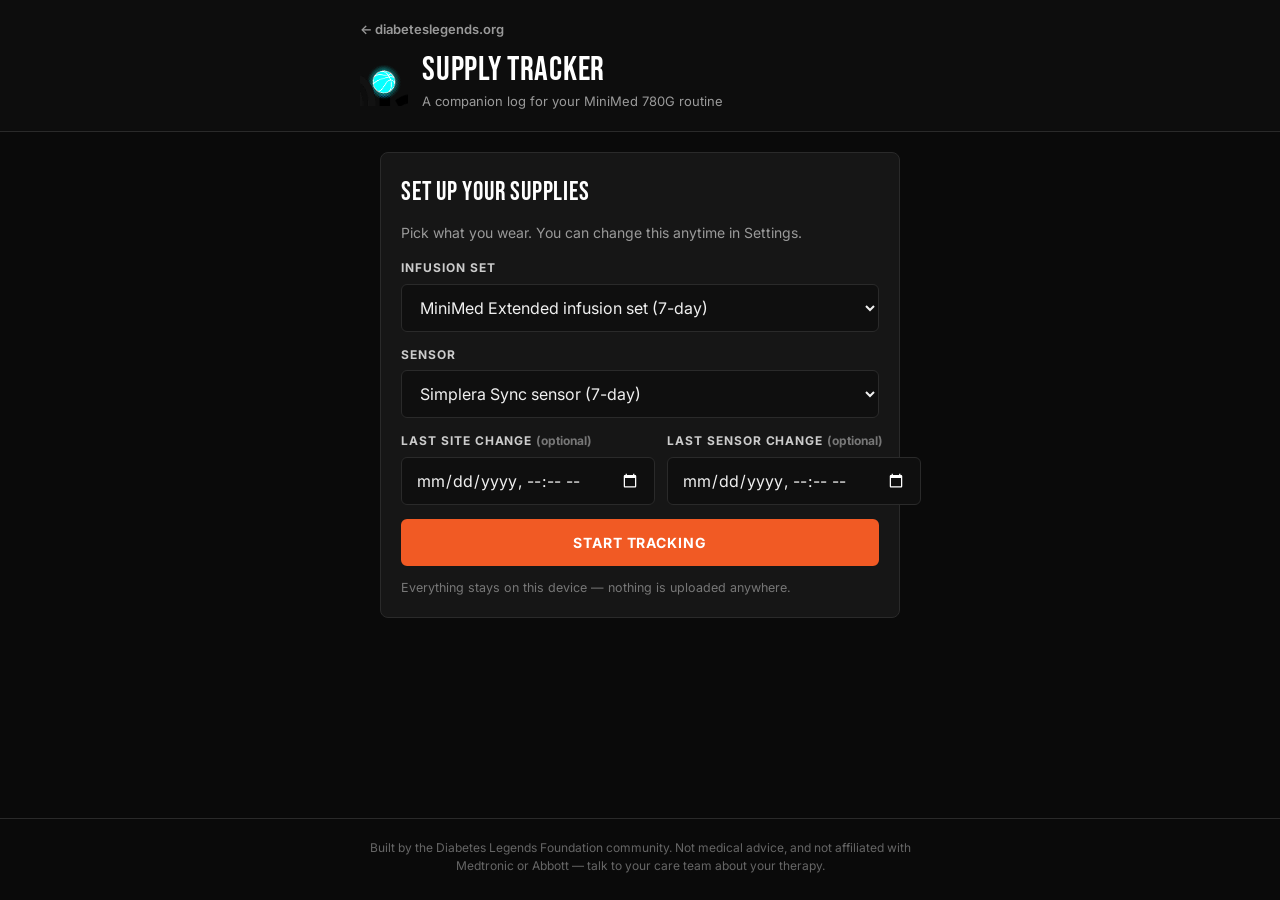
<file: supplies/index.html>
<!DOCTYPE html>
<html lang="en">
<head>
<meta charset="UTF-8" />
<meta name="viewport" content="width=device-width, initial-scale=1.0, viewport-fit=cover" />
<title>Supply Tracker — Diabetes Legends</title>
<meta name="description" content="A companion log for your MiniMed 780G routine — track site and sensor changes, get change-day reminders, and keep failure details ready for replacement calls." />
<meta name="theme-color" content="#0a0a0a" />

<meta name="apple-mobile-web-app-capable" content="yes" />
<meta name="apple-mobile-web-app-status-bar-style" content="black-translucent" />
<meta name="apple-mobile-web-app-title" content="Supply Tracker" />

<link rel="icon" type="image/png" href="../assets/logo/logo-mark.png" />
<link rel="apple-touch-icon" href="../assets/logo/logo-mark.png" />

<link rel="preconnect" href="https://fonts.googleapis.com">
<link rel="preconnect" href="https://fonts.gstatic.com" crossorigin>
<link href="https://fonts.googleapis.com/css2?family=Bebas+Neue&family=Inter:wght@400;500;600;700;800&display=swap" rel="stylesheet">

<link rel="stylesheet" href="supplies.css" />
<script>!function(t,e){var o,n,p,r;e.__SV||(window.posthog=e,e._i=[],e.init=function(i,s,a){function g(t,e){var o=e.split(".");2==o.length&&(t=t[o[0]],e=o[1]),t[e]=function(){t.push([e].concat(Array.prototype.slice.call(arguments,0)))}}(p=t.createElement("script")).type="text/javascript",p.crossOrigin="anonymous",p.async=!0,p.src=s.api_host.replace(".i.posthog.com","-assets.i.posthog.com")+"/static/array.js",(r=t.getElementsByTagName("script")[0]).parentNode.insertBefore(p,r);var u=e;for(void 0!==a?u=e[a]=[]:a="posthog",u.people=u.people||[],u.toString=function(t){var e="posthog";return"posthog"!==a&&(e+="."+a),t||(e+=" (stub)"),e},u.people.toString=function(){return u.toString(1)+".people (stub)"},o="init capture register register_once register_for_session unregister unregister_for_session getFeatureFlag getFeatureFlagPayload isFeatureEnabled reloadFeatureFlags identify setPersonProperties group resetGroups reset get_distinct_id get_session_id alias set_config startSessionRecording stopSessionRecording opt_in_capturing opt_out_capturing has_opted_out_capturing debug".split(" "),n=0;n<o.length;n++)g(u,o[n]);e._i.push([i,s,a])},e.__SV=1)}(document,window.posthog||[]);posthog.init('phc_x5RkHQMz4vRJVJajoGfWS5cP3yi5rKDyMY4bwjkNXoLb',{api_host:'https://us.i.posthog.com',person_profiles:'identified_only',session_recording:{maskAllInputs:true}});</script>
</head>
<body>

<header class="app-header">
  <div class="app-header-inner">
    <a class="back-link" href="../">← diabeteslegends.org</a>
    <div class="app-title-row">
      <img src="../assets/logo/logo-mark.png" alt="" class="app-mark" />
      <div>
        <h1 class="app-title">Supply Tracker</h1>
        <p class="app-sub">A companion log for your MiniMed 780G routine</p>
      </div>
    </div>
  </div>
</header>

<main class="app-main">

  <!-- First-run setup -->
  <section id="setup" class="card setup-card" hidden>
    <h2 class="card-heading">Set up your supplies</h2>
    <p class="muted">Pick what you wear. You can change this anytime in Settings.</p>

    <label class="field">
      <span>Infusion set</span>
      <select id="setup-set"></select>
    </label>

    <label class="field">
      <span>Sensor</span>
      <select id="setup-sensor"></select>
    </label>

    <div class="field-row">
      <label class="field">
        <span>Last site change <em>(optional)</em></span>
        <input type="datetime-local" id="setup-site-last" />
      </label>
      <label class="field">
        <span>Last sensor change <em>(optional)</em></span>
        <input type="datetime-local" id="setup-sensor-last" />
      </label>
    </div>

    <button class="btn btn-primary btn-block" id="setup-save">Start tracking</button>
    <p class="fine">Everything stays on this device — nothing is uploaded anywhere.</p>
  </section>

  <!-- Main tracker -->
  <section id="tracker" hidden>

    <div class="status-grid">
      <article class="card status-card" id="card-site"></article>
      <article class="card status-card" id="card-sensor"></article>
    </div>

    <button class="btn btn-ghost btn-block both-btn" id="log-both">I changed both at the same time</button>

    <section class="card stash-section">
      <h2 class="card-heading">Your stash</h2>
      <p class="muted">Count your unopened spares — we’ll project when you run out and when to reorder.</p>
      <div id="stash-rows"></div>
    </section>

    <section class="card labels-section">
      <h2 class="card-heading">Lot &amp; serial numbers</h2>
      <p class="muted">Snap the box labels when supplies arrive — lot and serial numbers ready whenever a replacement call needs them.</p>
      <div id="labels-rows"></div>
    </section>

    <section class="card trip-section">
      <h2 class="card-heading">Trip planner</h2>
      <p class="muted">Pick your dates and we’ll do the packing math.</p>
      <div class="field-row">
        <label class="field">
          <span>Leaving</span>
          <input type="date" id="trip-start" />
        </label>
        <label class="field">
          <span>Back home</span>
          <input type="date" id="trip-end" />
        </label>
      </div>
      <div id="trip-output"></div>
    </section>

    <details class="card call-card">
      <summary>Before you call for a replacement</summary>
      <div class="call-body">
        <p>When a set or sensor fails early, the manufacturer will usually replace it — but they ask a lot of questions. Have ready:</p>
        <ul>
          <li>Your <strong>pump serial number</strong> (SN on the back of the pump)</li>
          <li>The <strong>lot number</strong> from the supply's box or wrapper</li>
          <li><strong>When it failed</strong> and what day of wear it was on</li>
          <li>Your <strong>blood sugar at the time</strong> (a screenshot helps)</li>
          <li>Date of birth and the shipping address on your account</li>
        </ul>
        <p>Log the failure here when it happens and use <strong>Copy report</strong> in your history — everything above will be in one place.</p>
        <p class="fine">Medtronic 24-hour technical support (US): 1-800-646-4633</p>
      </div>
    </details>

    <section class="history-section">
      <h2 class="section-heading">History</h2>
      <div id="history"></div>
    </section>

    <details class="card settings-card">
      <summary>Settings &amp; data</summary>
      <div class="settings-body">
        <label class="field">
          <span>Infusion set</span>
          <select id="settings-set"></select>
        </label>
        <label class="field">
          <span>Sensor</span>
          <select id="settings-sensor"></select>
        </label>
        <label class="field">
          <span>Reorder lead time (days)</span>
          <input type="number" id="settings-lead" min="3" max="60" inputmode="numeric" />
        </label>
        <p class="fine">Applies to changes you log from now on — your history keeps the product you were wearing at the time. Lead time is how far before your projected run-out we flag it’s time to reorder.</p>
        <div class="settings-actions">
          <button class="btn btn-ghost" id="export-data">Export my data</button>
          <button class="btn btn-danger" id="clear-data">Erase everything</button>
        </div>
      </div>
    </details>

  </section>
</main>

<footer class="app-footer">
  <p>Built by the Diabetes Legends Foundation community. Not medical advice, and not affiliated with Medtronic or Abbott — talk to your care team about your therapy.</p>
</footer>

<!-- Log / details modal -->
<div class="modal-backdrop" id="modal" hidden>
  <div class="modal" role="dialog" aria-modal="true" aria-labelledby="modal-title">
    <h2 id="modal-title" class="card-heading">Log a change</h2>

    <label class="field" id="modal-when-field">
      <span>When did you change it?</span>
      <input type="datetime-local" id="modal-when" />
    </label>

    <div class="field" id="log-location-field" hidden>
      <label>
        <span class="field-label">Where’s the new site? <em>(optional)</em></span>
        <select id="log-location"></select>
      </label>
      <p class="loc-hint" id="location-hint" hidden>That’s the same spot as last time — rotating helps sites heal.</p>
    </div>

    <p id="modal-earlynote" class="early-note" hidden></p>

    <div id="incident-form" hidden>
      <label class="field">
        <span>What happened?</span>
        <select id="inc-reason"></select>
      </label>
      <label class="field">
        <span>Blood sugar at the time (mg/dL)</span>
        <input type="number" id="inc-bg" inputmode="numeric" min="20" max="900" placeholder="e.g. 312" />
      </label>
      <div class="field-row">
        <label class="field">
          <span>Lot #</span>
          <input type="text" id="inc-lot" placeholder="On the box or wrapper" />
        </label>
        <label class="field">
          <span>Serial / REF</span>
          <input type="text" id="inc-serial" placeholder="Optional" />
        </label>
      </div>
      <label class="field">
        <span>Notes</span>
        <textarea id="inc-notes" rows="3" placeholder="What you saw, alarms, anything else"></textarea>
      </label>
      <label class="field photo-field">
        <span>Photo / BG screenshot</span>
        <input type="file" id="inc-photo" accept="image/*" />
        <img id="inc-photo-preview" alt="Attached photo preview" hidden />
      </label>
    </div>

    <div class="modal-actions">
      <button class="btn btn-primary" id="modal-save">Log it</button>
      <button class="btn btn-ghost" id="modal-cancel">Cancel</button>
    </div>
    <button class="linklike" id="modal-skip" hidden>Skip the details — just log the change</button>
  </div>
</div>

<!-- Photo viewer -->
<div class="photo-viewer" id="photo-viewer" hidden>
  <button class="photo-viewer-close" aria-label="Close">&times;</button>
  <img alt="Attached photo" />
</div>

<script src="supplies.js" defer></script>
</body>
</html>
</file>
<file: styles.css>
/* === Reset & Base === */
*, *::before, *::after { box-sizing: border-box; }
html { scroll-behavior: smooth; -webkit-text-size-adjust: 100%; }
body {
  margin: 0;
  font-family: 'Inter', -apple-system, BlinkMacSystemFont, sans-serif;
  font-size: 17px;
  line-height: 1.6;
  color: #0a0a0a;
  background: #fff;
  -webkit-font-smoothing: antialiased;
  -moz-osx-font-smoothing: grayscale;
}
img { max-width: 100%; display: block; }
a { color: inherit; text-decoration: none; }
button { font-family: inherit; cursor: pointer; }

/* === Tokens === */
:root {
  --black: #0a0a0a;
  --ink: #1a1a1a;
  --paper: #ffffff;
  --paper-2: #f6f6f4;
  --line: #e6e6e3;
  --orange: #f15a24;
  --orange-deep: #d94714;
  --max: 1200px;
  --gutter: clamp(20px, 4vw, 48px);
  --radius: 4px;
}

.container { width: 100%; max-width: var(--max); margin: 0 auto; padding: 0 var(--gutter); }
.narrow { max-width: 880px; }

/* === Typography === */
h1, h2, h3 { font-family: 'Bebas Neue', 'Inter', sans-serif; font-weight: 400; letter-spacing: 0.01em; line-height: 1.05; margin: 0 0 .5em; }
h1 { font-size: clamp(48px, 9vw, 108px); }
h2 { font-size: clamp(36px, 6vw, 64px); }
h3 { font-size: clamp(22px, 2.4vw, 30px); }
.eyebrow { text-transform: uppercase; letter-spacing: 0.18em; font-size: 13px; font-weight: 700; color: var(--orange); margin: 0 0 16px; }
.section-title { margin-bottom: 24px; }
.lead { font-size: clamp(18px, 1.6vw, 22px); color: #333; max-width: 720px; }
.accent { color: var(--orange); }

/* === Header === */
.site-header {
  position: sticky; top: 0; z-index: 100;
  background: rgba(255, 255, 255, 0.95);
  backdrop-filter: saturate(180%) blur(10px);
  -webkit-backdrop-filter: saturate(180%) blur(10px);
  border-bottom: 1px solid var(--line);
}
.header-row { display: flex; align-items: center; justify-content: space-between; min-height: 88px; padding-top: 12px; padding-bottom: 12px; }
.logo-link { display: inline-flex; align-items: center; }
.logo { height: 64px; width: auto; display: block; }
@media (max-width: 720px) {
  .logo { height: 52px; }
  .header-row { min-height: 76px; }
}

.primary-nav { display: flex; gap: 26px; align-items: center; }
.primary-nav a {
  font-weight: 600; font-size: 15px;
  color: var(--ink);
  position: relative;
  padding: 8px 0;
  transition: color .15s ease;
}
.primary-nav a { white-space: nowrap; }
.primary-nav a:hover { color: var(--orange); }
.primary-nav a.nav-cta {
  background: var(--black); color: #fff;
  padding: 10px 20px; border-radius: var(--radius);
  transition: background .15s ease;
}
.primary-nav a.nav-cta:hover { background: var(--orange); color: #fff; }

.nav-toggle { display: none; background: none; border: 0; padding: 8px; }
.nav-toggle span { display: block; width: 24px; height: 2px; background: var(--black); margin: 5px 0; transition: all .25s ease; }

/* === Hero === */
.hero {
  position: relative;
  min-height: clamp(560px, 88vh, 800px);
  display: flex; align-items: center;
  overflow: hidden;
  color: #fff;
}
.hero-image {
  position: absolute; inset: 0;
  background-image: url('assets/photos/dallas/dallas-1.jpg');
  background-size: cover; background-position: center 30%;
  z-index: 0;
}
.hero-overlay {
  position: absolute; inset: 0;
  background: linear-gradient(180deg, rgba(0,0,0,.45) 0%, rgba(0,0,0,.7) 70%, rgba(0,0,0,.85) 100%);
  z-index: 1;
}
.hero-content { position: relative; z-index: 2; padding-top: 80px; padding-bottom: 80px; }
.hero-eyebrow {
  display: inline-block;
  text-transform: uppercase; letter-spacing: 0.2em; font-size: 12px; font-weight: 700;
  color: var(--orange);
  background: rgba(0,0,0,0.5);
  border: 1px solid rgba(241, 90, 36, 0.5);
  padding: 6px 14px; border-radius: 999px;
  margin: 0 0 24px;
}
.hero-title { color: #fff; max-width: 16ch; }
.hero-sub { font-size: clamp(17px, 1.6vw, 21px); max-width: 56ch; color: #f0f0f0; margin: 16px 0 36px; }
.hero-actions { display: flex; flex-wrap: wrap; gap: 14px; }

/* === Buttons === */
.btn {
  display: inline-flex; align-items: center; justify-content: center;
  padding: 14px 26px;
  border-radius: var(--radius);
  font-weight: 700; font-size: 15px;
  text-transform: uppercase; letter-spacing: 0.08em;
  transition: all .15s ease;
  border: 2px solid transparent;
  cursor: pointer;
}
.btn-primary { background: var(--orange); color: #fff; border-color: var(--orange); }
.btn-primary:hover { background: var(--orange-deep); border-color: var(--orange-deep); }
.btn-ghost { background: transparent; color: #fff; border-color: rgba(255,255,255,0.5); }
.btn-ghost:hover { background: #fff; color: var(--black); border-color: #fff; }
.btn-block { width: 100%; padding: 18px; font-size: 16px; }

/* === Sections === */
.section { padding: clamp(72px, 10vw, 120px) 0; }
.section-mission { background: var(--paper); }
.section-events { background: var(--paper-2); }
.section-scholarship { background: var(--paper); }
.section-volunteer { background: var(--paper-2); }
.section-board { background: var(--paper); }
.section-gallery { background: var(--black); color: #fff; }
.section-gallery .eyebrow { color: var(--orange); }
.section-gallery .section-title { color: #fff; }
.section-contact { background: var(--paper-2); }

/* === Mission Pillars === */
.pillar-grid {
  display: grid;
  grid-template-columns: repeat(3, 1fr);
  gap: 32px;
  margin-top: 56px;
}
.pillar {
  padding: 32px 28px;
  background: var(--paper-2);
  border-radius: var(--radius);
  border-top: 4px solid var(--orange);
}
.pillar-num {
  font-family: 'Bebas Neue', sans-serif;
  font-size: 48px;
  color: var(--orange);
  line-height: 1;
  margin-bottom: 12px;
}
.pillar h3 { margin-bottom: 12px; }
.pillar p { margin: 0; color: #444; }

/* === Events === */
.event-list { display: grid; gap: 20px; margin-top: 48px; }
.event-card {
  display: grid;
  grid-template-columns: 140px 1fr;
  gap: 32px;
  padding: 32px;
  background: #fff;
  border: 1px solid var(--line);
  border-radius: var(--radius);
  transition: transform .15s ease, box-shadow .15s ease, border-color .15s ease;
}
.event-card:hover {
  transform: translateY(-2px);
  box-shadow: 0 12px 32px rgba(0,0,0,0.06);
  border-color: var(--orange);
}
.event-date {
  text-align: center;
  padding: 16px;
  background: var(--black);
  color: #fff;
  border-radius: var(--radius);
  align-self: start;
}
.event-month { font-family: 'Bebas Neue', sans-serif; font-size: 22px; letter-spacing: 0.06em; color: var(--orange); }
.event-day { font-family: 'Bebas Neue', sans-serif; font-size: 56px; line-height: 1; margin: 4px 0; }
.event-year { font-size: 13px; letter-spacing: 0.1em; color: #aaa; }
.event-body h3 { margin-bottom: 8px; }
.event-partner { color: var(--orange); font-size: 0.72em; font-family: 'Inter', sans-serif; font-weight: 600; letter-spacing: 0.04em; }
.event-body p { margin: 0 0 16px; color: #444; }
.event-link {
  font-weight: 700; font-size: 14px;
  text-transform: uppercase; letter-spacing: 0.08em;
  color: var(--orange);
}
.event-link:hover { color: var(--orange-deep); }

/* === Board === */
.board-grid {
  display: grid;
  grid-template-columns: repeat(3, 1fr);
  gap: 36px;
  margin-top: 48px;
}
.board-card { display: flex; flex-direction: column; }
.board-portrait {
  width: 100%;
  aspect-ratio: 4 / 5;
  background:
    radial-gradient(circle at 70% 25%, rgba(241, 90, 36, 0.18) 0%, transparent 55%),
    linear-gradient(135deg, #0a0a0a 0%, #1a1a1a 100%);
  border-radius: var(--radius);
  margin-bottom: 20px;
  display: flex; align-items: center; justify-content: center;
  position: relative;
  overflow: hidden;
}
.board-portrait::before {
  content: ''; position: absolute;
  top: -20%; right: -10%;
  width: 70%; aspect-ratio: 1;
  border: 2px solid rgba(241, 90, 36, 0.25);
  border-radius: 50%;
}
.board-portrait::after {
  content: ''; position: absolute;
  bottom: -25%; left: -15%;
  width: 80%; aspect-ratio: 1;
  border: 1px solid rgba(255,255,255,0.06);
  border-radius: 50%;
}
.board-initial {
  font-family: 'Bebas Neue', sans-serif;
  font-size: clamp(72px, 8vw, 112px);
  color: #fff;
  letter-spacing: 0.04em;
  position: relative;
  z-index: 1;
}
.board-portrait.has-photo {
  background: var(--photo) center 25% / cover no-repeat, #1a1a1a;
}
.board-portrait.has-photo .board-initial { display: none; }
.board-portrait.has-photo::before, .board-portrait.has-photo::after { display: none; }
.board-info h3 { margin-bottom: 4px; }
.board-role {
  text-transform: uppercase; letter-spacing: 0.12em; font-size: 13px; font-weight: 700;
  color: var(--orange);
  margin: 0 0 16px;
}
.board-bio { color: #444; margin: 0; font-size: 16px; line-height: 1.65; }

/* === Gallery === */
.gallery-tabs {
  display: flex; flex-wrap: wrap; gap: 8px;
  margin: 40px 0 32px;
}
.gallery-tab {
  background: transparent;
  color: #fff;
  border: 1px solid rgba(255,255,255,0.3);
  padding: 10px 20px;
  font-weight: 600; font-size: 14px;
  text-transform: uppercase; letter-spacing: 0.08em;
  border-radius: 999px;
  transition: all .15s ease;
}
.gallery-tab:hover { border-color: var(--orange); color: var(--orange); }
.gallery-tab.active { background: var(--orange); border-color: var(--orange); color: #fff; }

.gallery-grid {
  display: grid;
  grid-template-columns: repeat(4, 1fr);
  gap: 12px;
}
.gallery-grid img {
  width: 100%; height: 100%; object-fit: cover;
  aspect-ratio: 1 / 1;
  border-radius: var(--radius);
  transition: transform .3s ease, opacity .2s ease;
  cursor: pointer;
  background: #1a1a1a;
}
.gallery-grid img:hover { transform: scale(1.02); }

/* Lightbox */
.lightbox {
  position: fixed; inset: 0;
  background: rgba(0,0,0,0.95);
  display: none;
  align-items: center; justify-content: center;
  z-index: 1000;
  padding: 24px;
}
.lightbox.open { display: flex; }
.lightbox img { max-width: 100%; max-height: 90vh; object-fit: contain; }
.lightbox-close {
  position: absolute; top: 20px; right: 24px;
  background: none; border: 0; color: #fff;
  font-size: 36px; line-height: 1;
}

/* === Contact === */
.contact-form { margin-top: 40px; display: grid; gap: 20px; }
.form-row { display: grid; grid-template-columns: 1fr 1fr; gap: 20px; }
.contact-form label { display: block; }
.contact-form span {
  display: block;
  font-size: 13px; font-weight: 700; text-transform: uppercase; letter-spacing: 0.08em;
  color: var(--ink);
  margin-bottom: 8px;
}
.contact-form input,
.contact-form textarea,
.contact-form select {
  width: 100%;
  padding: 14px 16px;
  border: 1px solid var(--line);
  border-radius: var(--radius);
  font-family: inherit; font-size: 16px;
  background: #fff;
  transition: border-color .15s ease;
}
.contact-form input:focus,
.contact-form textarea:focus,
.contact-form select:focus {
  outline: none;
  border-color: var(--orange);
}
.contact-form textarea { resize: vertical; }
.form-note { font-size: 14px; color: #666; margin: 4px 0 0; text-align: center; }
.form-note.form-error { color: #c0392b; font-weight: 600; }
.form-success-panel { text-align: center; padding: 32px 8px; }
.form-success-panel h3 { font-size: 24px; margin: 0 0 8px; color: var(--orange); }
.form-success-panel p { color: #555; margin: 0; }
.donate-widget { margin: 24px 0 40px; }

.event-card.is-completed { opacity: 0.68; }
.event-status {
  display: inline-flex;
  align-items: center;
  gap: 6px;
  font-weight: 700;
  font-size: 14px;
  letter-spacing: 0.02em;
  color: #2e7d32;
  background: rgba(46, 125, 50, 0.1);
  padding: 6px 12px;
  border-radius: 999px;
}

/* === Footer === */
.site-footer {
  background: var(--black);
  color: #ccc;
  padding: 56px 0 32px;
}
.footer-row {
  display: grid;
  grid-template-columns: 1fr auto;
  gap: 32px;
  align-items: center;
}
.footer-brand { display: flex; align-items: center; gap: 16px; }
.footer-mark { height: 56px; width: auto; filter: invert(1) brightness(2); }
.footer-name { font-weight: 700; color: #fff; margin: 0 0 2px; font-size: 16px; }
.footer-meta { font-size: 13px; color: #888; margin: 0; }
.footer-nav { display: flex; flex-wrap: wrap; gap: 24px; }
.footer-nav a { font-size: 14px; color: #ccc; transition: color .15s ease; }
.footer-nav a:hover { color: var(--orange); }
.footer-social { display: inline-flex; align-items: center; gap: 6px; }
.footer-copy {
  grid-column: 1 / -1;
  border-top: 1px solid #222;
  padding-top: 24px;
  margin: 16px 0 0;
  font-size: 13px;
  color: #777;
  text-align: center;
}

/* === Free Throw Challenge promo === */
.primary-nav a.nav-ft { color: var(--orange); }
.ft-promo { display: block; background: var(--orange); color: #fff; transition: background .15s ease; }
.ft-promo:hover { background: var(--orange-deep); }
.ft-promo-row { display: flex; flex-wrap: wrap; align-items: center; gap: 8px 24px; padding-top: 20px; padding-bottom: 20px; }
.ft-promo-eyebrow { margin: 0; font-size: 12px; font-weight: 800; letter-spacing: .18em; text-transform: uppercase; color: var(--black); }
.ft-promo-text { margin: 0; font-family: 'Bebas Neue', sans-serif; font-size: clamp(24px, 2.6vw, 32px); line-height: 1.1; flex: 1 1 320px; }
.ft-promo-cta { font-weight: 700; font-size: 14px; letter-spacing: .08em; text-transform: uppercase; white-space: nowrap; }

/* === Volunteer === */
.volunteer-cities { display: grid; grid-template-columns: repeat(4, 1fr); gap: 16px; margin: 40px 0 8px; }
.volunteer-city { background: #fff; border: 1px solid var(--line); border-top: 4px solid var(--orange); border-radius: var(--radius); padding: 24px 20px; display: flex; flex-direction: column; }
.volunteer-city h3 { font-family: 'Bebas Neue', sans-serif; font-size: 30px; letter-spacing: 0.02em; margin: 0 0 6px; }
.volunteer-city p { color: #555; font-size: 15px; margin: 0 0 16px; flex: 1; }
.volunteer-form-wrap { margin: 0 auto; padding: 0; }
.check-group { border: 0; padding: 0; margin: 0; }
.check-group legend {
  font-size: 13px; font-weight: 700; text-transform: uppercase; letter-spacing: 0.08em;
  color: var(--ink); margin-bottom: 12px; padding: 0;
}
.contact-form em { font-style: normal; text-transform: none; letter-spacing: 0; font-weight: 500; color: #777; }
.check-grid { display: grid; grid-template-columns: repeat(4, 1fr); gap: 10px; }
.contact-form label.check {
  display: flex; align-items: center; gap: 10px;
  background: #fff; border: 1px solid var(--line); border-radius: var(--radius);
  padding: 14px 16px; font-weight: 600; cursor: pointer;
  transition: border-color .15s ease;
}
.contact-form label.check:has(input:checked) { border-color: var(--orange); color: var(--orange-deep); }
.contact-form label.check input { width: 18px; height: 18px; padding: 0; margin: 0; accent-color: var(--orange); flex: none; }

/* === Responsive === */
@media (max-width: 900px) {
  .pillar-grid, .board-grid { grid-template-columns: 1fr; gap: 24px; }
  .gallery-grid { grid-template-columns: repeat(3, 1fr); }
  .event-card { grid-template-columns: 100px 1fr; gap: 20px; padding: 20px; }
  .event-day { font-size: 42px; }
  .form-row { grid-template-columns: 1fr; }
  .volunteer-cities, .check-grid { grid-template-columns: 1fr 1fr; }
  .footer-row { grid-template-columns: 1fr; text-align: center; }
  .footer-brand { justify-content: center; }
  .footer-nav { justify-content: center; }
}

@media (max-width: 1180px) {
  .primary-nav {
    position: absolute;
    top: 100%; left: 0; right: 0;
    background: #fff;
    flex-direction: column;
    gap: 0;
    padding: 16px var(--gutter);
    border-bottom: 1px solid var(--line);
    transform: translateY(-200%);
    transition: transform .25s ease;
  }
  .primary-nav.open { transform: translateY(0); }
  .primary-nav a { padding: 14px 0; width: 100%; border-bottom: 1px solid var(--line); }
  .primary-nav a:last-child { border-bottom: 0; }
  .primary-nav a.nav-cta { text-align: center; margin-top: 8px; }
  .nav-toggle { display: block; }
  .nav-toggle[aria-expanded="true"] span:nth-child(1) { transform: translateY(7px) rotate(45deg); }
  .nav-toggle[aria-expanded="true"] span:nth-child(2) { opacity: 0; }
  .nav-toggle[aria-expanded="true"] span:nth-child(3) { transform: translateY(-7px) rotate(-45deg); }
}

@media (max-width: 720px) {

  .gallery-grid { grid-template-columns: repeat(2, 1fr); }
  .hero { min-height: 600px; }
}

/* Reduced motion */
@media (prefers-reduced-motion: reduce) {
  *, *::before, *::after {
    animation-duration: 0.01ms !important;
    transition-duration: 0.01ms !important;
    scroll-behavior: auto !important;
  }
}
</file>
<file: freethrow/freethrow.css>
/* === November Free Throw Challenge — layers on ../styles.css === */

.btn-dark { background: var(--black); color: #fff; border-color: var(--black); }
.btn-dark:hover { background: var(--orange); border-color: var(--orange); }
.btn.is-disabled { opacity: .45; pointer-events: none; }

/* Hero */
.ft-hero { background: var(--black); }
.ft-hero-image {
  background-image: url('../assets/photos/freethrow/rob-set.jpg');
  background-position: center 18%;
  left: 48%;
}
.ft-hero .hero-overlay {
  background:
    linear-gradient(90deg, var(--black) 48%, rgba(10,10,10,.55) 58%, rgba(10,10,10,0) 72%),
    linear-gradient(180deg, rgba(10,10,10,0) 70%, rgba(10,10,10,.6) 100%);
}
.ft-hero .hero-content { max-width: var(--max); }
.ft-hero .hero-title, .ft-hero .hero-sub { max-width: 13ch; }
.ft-hero .hero-sub { max-width: 46ch; }
.ft-countdown {
  display: flex; flex-wrap: wrap; align-items: center;
  gap: 12px 20px;
  margin-top: 48px;
}
.ft-count-unit {
  display: flex; flex-direction: column; align-items: center;
  min-width: 76px;
  padding: 10px 12px 8px;
  background: rgba(0,0,0,0.55);
  border: 1px solid rgba(255,255,255,0.15);
  border-radius: var(--radius);
}
.ft-count-num { font-family: 'Bebas Neue', sans-serif; font-size: 44px; line-height: 1; color: #fff; font-variant-numeric: tabular-nums; }
.ft-count-label { font-size: 11px; font-weight: 700; letter-spacing: .18em; text-transform: uppercase; color: var(--orange); margin-top: 4px; }
.ft-count-caption { flex-basis: 100%; margin: 0; font-size: 14px; color: #ddd; }

/* Goal band */
.ft-goal-band { background: var(--black); color: #fff; padding: 28px 0; border-top: 4px solid var(--orange); }
.ft-goal-row { display: grid; grid-template-columns: auto 1fr; gap: 32px; align-items: center; }
.ft-goal-label { margin: 0; font-size: 12px; font-weight: 700; letter-spacing: .18em; text-transform: uppercase; color: var(--orange); }
.ft-goal-numbers { margin: 0; font-family: 'Bebas Neue', sans-serif; font-size: 40px; line-height: 1.05; }
.ft-goal-of { font-family: 'Inter', sans-serif; font-size: 15px; color: #bbb; }
.ft-goal-bar { height: 14px; background: #222; border-radius: 999px; overflow: hidden; }
.ft-goal-fill { height: 100%; width: 0; background: var(--orange); border-radius: 999px; transition: width .8s ease; }

/* Pledge calculator */
.ft-calc {
  display: grid; grid-template-columns: 1.3fr 1fr; gap: 32px;
  margin-top: 40px; padding: 32px;
  background: #fff; border: 1px solid var(--line); border-radius: var(--radius);
}
.ft-field { display: block; margin-bottom: 28px; }
.ft-field:last-child { margin-bottom: 0; }
.ft-field > span {
  display: block; margin-bottom: 12px;
  font-size: 13px; font-weight: 700; text-transform: uppercase; letter-spacing: .08em; color: var(--ink);
}
.ft-field strong { color: var(--orange); }
.ft-chips { display: flex; flex-wrap: wrap; gap: 8px; }
.ft-chip {
  background: #fff; color: var(--ink);
  border: 2px solid var(--line); border-radius: 999px;
  padding: 10px 20px; font-weight: 700; font-size: 15px;
  transition: all .15s ease;
}
.ft-chip:hover { border-color: var(--orange); }
.ft-chip.is-active { background: var(--orange); border-color: var(--orange); color: #fff; }
.ft-field input[type="range"] { width: 100%; accent-color: var(--orange); height: 28px; }
.ft-calc-result {
  display: flex; flex-direction: column; justify-content: center; align-items: center; text-align: center;
  background: var(--black); color: #fff; border-radius: var(--radius); padding: 24px;
}
.ft-calc-total { margin: 0; font-family: 'Bebas Neue', sans-serif; font-size: clamp(64px, 9vw, 96px); line-height: 1; color: var(--orange); font-variant-numeric: tabular-nums; }
.ft-calc-note { margin: 8px 0 0; font-size: 14px; color: #bbb; }
.ft-calc-footnote { margin: 20px 0 0; font-size: 15px; color: #555; text-align: center; }

/* Shooters */
.ft-shooter-btn { margin-top: 20px; }
.ft-campers-card {
  display: flex; align-items: center; justify-content: space-between; gap: 24px;
  margin-top: 48px; padding: 32px;
  background: var(--paper-2); border-left: 4px solid var(--orange); border-radius: var(--radius);
}
.ft-campers-card h3 { margin-bottom: 6px; }
.ft-campers-card p { margin: 0; color: #444; max-width: 60ch; }
.ft-campers-card .btn { flex-shrink: 0; }

/* Parents */
.ft-parents { background: var(--paper-2); }
.ft-parents-grid { display: grid; grid-template-columns: 5fr 7fr; gap: 56px; align-items: center; }
.ft-parents-photo {
  aspect-ratio: 3 / 4;
  background: url('../assets/photos/denver/denver-5.jpg') center / cover no-repeat, #1a1a1a;
  border-radius: var(--radius);
}
.ft-steps { counter-reset: step; list-style: none; padding: 0; margin: 32px 0; display: grid; gap: 18px; }
.ft-steps li { counter-increment: step; position: relative; padding-left: 52px; color: #333; }
.ft-steps li::before {
  content: counter(step);
  position: absolute; left: 0; top: -2px;
  width: 36px; height: 36px; border-radius: 50%;
  background: var(--black); color: #fff;
  display: flex; align-items: center; justify-content: center;
  font-family: 'Bebas Neue', sans-serif; font-size: 20px;
}
.ft-steps strong { color: var(--ink); }
.ft-steps a, .ft-fine a { color: var(--orange); font-weight: 600; }
.ft-parents-actions { margin-bottom: 16px; }
.ft-fine { font-size: 14px; color: #666; margin: 0; }

/* Shooter card + schedule photos */
.ft-shooter-grid { display: grid; grid-template-columns: repeat(2, minmax(0, 380px)); gap: 36px; margin-top: 48px; }
.ft-schedule-grid { display: grid; grid-template-columns: 5fr 7fr; gap: 56px; align-items: center; }
.ft-schedule-photo {
  aspect-ratio: 2 / 3;
  background: url('../assets/photos/freethrow/rob-shot.jpg') center / cover no-repeat, #1a1a1a;
  border-radius: var(--radius);
}

/* Timeline */
.ft-timeline { display: grid; gap: 4px; margin-top: 40px; }
.ft-tl-item { display: grid; grid-template-columns: 140px 1fr; gap: 28px; padding: 24px 0; border-top: 1px solid #222; }
.ft-tl-date { font-family: 'Bebas Neue', sans-serif; font-size: 30px; color: var(--orange); line-height: 1.1; }
.ft-tl-body h3 { color: #fff; margin-bottom: 6px; }
.ft-tl-body p { margin: 0; color: #bbb; }

/* Pledge CTA */
.ft-pledge-inner { text-align: center; }
.ft-pledge-inner .lead { margin: 0 auto; }
.ft-pledge-actions { display: flex; flex-wrap: wrap; justify-content: center; gap: 14px; margin: 36px 0 20px; }

/* FAQ */
.ft-faq { margin-top: 32px; border-top: 1px solid var(--line); }
.ft-faq details { border-bottom: 1px solid var(--line); }
.ft-faq summary {
  list-style: none; cursor: pointer;
  padding: 22px 40px 22px 0; position: relative;
  font-weight: 700; font-size: 18px; color: var(--ink);
}
.ft-faq summary::-webkit-details-marker { display: none; }
.ft-faq summary::after {
  content: '+'; position: absolute; right: 4px; top: 50%; transform: translateY(-50%);
  font-size: 28px; font-weight: 400; color: var(--orange); transition: transform .2s ease;
}
.ft-faq details[open] summary::after { transform: translateY(-50%) rotate(45deg); }
.ft-faq details p { margin: 0 0 22px; color: #444; max-width: 68ch; }
.ft-faq a { color: var(--orange); font-weight: 600; }

/* Responsive */
@media (max-width: 900px) {
  .ft-calc { grid-template-columns: 1fr; padding: 24px; }
  .ft-parents-grid { grid-template-columns: 1fr; gap: 32px; }
  .ft-parents-photo { aspect-ratio: 4 / 3; background-position: center 30%; }
  .ft-campers-card { flex-direction: column; align-items: flex-start; }
  .ft-shooter-grid { grid-template-columns: 1fr; gap: 40px; }
  .ft-schedule-grid { grid-template-columns: 1fr; gap: 32px; }
  .ft-schedule-photo { aspect-ratio: 4 / 3; background-position: center 12%; }
  .ft-hero-image { left: 0; background-position: 60% 15%; }
  .ft-hero .hero-overlay { background: linear-gradient(180deg, rgba(10,10,10,.35) 0%, rgba(10,10,10,.75) 55%, rgba(10,10,10,.92) 100%); }
}
@media (max-width: 720px) {
  .ft-goal-row { grid-template-columns: 1fr; gap: 14px; }
  .ft-tl-item { grid-template-columns: 1fr; gap: 6px; }
  .ft-count-unit { min-width: 64px; }
  .ft-count-num { font-size: 36px; }
  .ft-pledge-actions .btn, .ft-parents-actions .btn, .hero-actions .btn { width: 100%; }
}
</file>
<file: supplies/supplies.css>
/* === Supply Tracker — dark companion-app theme === */
*, *::before, *::after { box-sizing: border-box; }
html { -webkit-text-size-adjust: 100%; }
body {
  margin: 0;
  font-family: 'Inter', -apple-system, BlinkMacSystemFont, sans-serif;
  font-size: 16px;
  line-height: 1.55;
  color: #f0f0f0;
  background: #0a0a0a;
  -webkit-font-smoothing: antialiased;
  min-height: 100vh;
  display: flex;
  flex-direction: column;
}
img { max-width: 100%; display: block; }
a { color: inherit; text-decoration: none; }
button { font-family: inherit; cursor: pointer; }

:root {
  --orange: #f15a24;
  --orange-deep: #d94714;
  --card: #161616;
  --card-line: #2a2a2a;
  --muted: #9a9a9a;
  --ok: #4caf7d;
  --soon: #f5a623;
  --over: #e5484d;
  --radius: 8px;
}

/* === Header === */
.app-header {
  padding: calc(env(safe-area-inset-top, 0px) + 16px) 20px 20px;
  border-bottom: 1px solid var(--card-line);
  background: #0d0d0d;
}
.app-header-inner { max-width: 560px; margin: 0 auto; }
.back-link {
  font-size: 13px; font-weight: 600;
  color: var(--muted);
  display: inline-block;
  margin-bottom: 14px;
  transition: color .15s ease;
}
.back-link:hover { color: var(--orange); }
.app-title-row { display: flex; align-items: center; gap: 14px; }
.app-mark { height: 48px; width: auto; filter: invert(1) brightness(2); }
.app-title {
  font-family: 'Bebas Neue', 'Inter', sans-serif;
  font-weight: 400;
  font-size: 34px;
  line-height: 1;
  letter-spacing: 0.02em;
  margin: 0;
  color: #fff;
}
.app-sub { margin: 4px 0 0; font-size: 13px; color: var(--muted); }

/* === Layout === */
.app-main {
  flex: 1;
  width: 100%;
  max-width: 560px;
  margin: 0 auto;
  padding: 20px 20px 48px;
}

.card {
  background: var(--card);
  border: 1px solid var(--card-line);
  border-radius: var(--radius);
  padding: 20px;
  margin-bottom: 16px;
}
.card-heading {
  font-family: 'Bebas Neue', 'Inter', sans-serif;
  font-weight: 400;
  font-size: 26px;
  letter-spacing: 0.03em;
  margin: 0 0 8px;
  color: #fff;
}
.section-heading {
  font-family: 'Bebas Neue', 'Inter', sans-serif;
  font-weight: 400;
  font-size: 24px;
  letter-spacing: 0.03em;
  margin: 28px 0 12px;
  color: #fff;
}
.muted { color: var(--muted); font-size: 14px; margin: 0 0 16px; }
.fine { color: #777; font-size: 12.5px; margin: 12px 0 0; }

/* === Fields === */
.field { display: block; margin-bottom: 14px; }
.field span {
  display: block;
  font-size: 12px; font-weight: 700;
  text-transform: uppercase; letter-spacing: 0.08em;
  color: #ccc;
  margin-bottom: 6px;
}
.field span em { color: #777; font-style: normal; text-transform: none; letter-spacing: 0; }
.field input, .field select, .field textarea {
  width: 100%;
  padding: 12px 14px;
  border: 1px solid var(--card-line);
  border-radius: 6px;
  font-family: inherit; font-size: 16px;
  background: #0f0f0f;
  color: #f0f0f0;
  transition: border-color .15s ease;
  color-scheme: dark;
}
.field input:focus, .field select:focus, .field textarea:focus {
  outline: none;
  border-color: var(--orange);
}
.field textarea { resize: vertical; }
.field-row { display: grid; grid-template-columns: 1fr 1fr; gap: 12px; }
@media (max-width: 460px) { .field-row { grid-template-columns: 1fr; gap: 0; } }

/* === Buttons === */
.btn {
  display: inline-flex; align-items: center; justify-content: center;
  padding: 13px 22px;
  border-radius: 6px;
  font-weight: 700; font-size: 14px;
  text-transform: uppercase; letter-spacing: 0.07em;
  transition: all .15s ease;
  border: 2px solid transparent;
}
.btn-primary { background: var(--orange); color: #fff; border-color: var(--orange); }
.btn-primary:hover { background: var(--orange-deep); border-color: var(--orange-deep); }
.btn-ghost { background: transparent; color: #ddd; border-color: #3a3a3a; }
.btn-ghost:hover { border-color: var(--orange); color: var(--orange); }
.btn-danger { background: transparent; color: var(--over); border-color: rgba(229, 72, 77, 0.5); }
.btn-danger:hover { background: var(--over); color: #fff; border-color: var(--over); }
.btn-block { width: 100%; }
.both-btn { margin: 0 0 16px; }

.linklike {
  background: none; border: 0;
  color: var(--muted);
  font-size: 13.5px; font-weight: 600;
  padding: 8px 0 0;
  text-decoration: underline;
  text-underline-offset: 3px;
}
.linklike:hover { color: var(--orange); }

/* === Status cards === */
.status-grid { display: grid; gap: 16px; margin-bottom: 16px; }
@media (min-width: 461px) { .status-grid { grid-template-columns: 1fr 1fr; } }

.status-card { display: flex; flex-direction: column; margin-bottom: 0; }
.status-kind {
  font-size: 11.5px; font-weight: 700;
  text-transform: uppercase; letter-spacing: 0.14em;
  color: var(--orange);
  margin-bottom: 2px;
}
.status-product { font-size: 13.5px; color: var(--muted); margin-bottom: 14px; min-height: 2.6em; }
.status-day { display: flex; align-items: baseline; gap: 8px; margin-bottom: 10px; }
.status-day .day-num {
  font-family: 'Bebas Neue', 'Inter', sans-serif;
  font-size: 46px; line-height: 1; color: #fff;
  letter-spacing: 0.02em;
}
.status-day .day-of { font-size: 15px; color: var(--muted); font-weight: 600; }

.bar { height: 6px; background: #262626; border-radius: 999px; overflow: hidden; margin-bottom: 12px; }
.bar-fill { height: 100%; border-radius: 999px; background: var(--ok); transition: width .3s ease; }
.bar-fill.soon { background: var(--soon); }
.bar-fill.over { background: var(--over); }

.status-meta { display: flex; align-items: center; gap: 10px; flex-wrap: wrap; margin-bottom: 16px; }
.pill {
  font-size: 11px; font-weight: 700;
  text-transform: uppercase; letter-spacing: 0.1em;
  padding: 4px 10px; border-radius: 999px;
}
.pill.ok { color: var(--ok); background: rgba(76, 175, 125, 0.12); }
.pill.soon { color: var(--soon); background: rgba(245, 166, 35, 0.12); }
.pill.over { color: var(--over); background: rgba(229, 72, 77, 0.12); }
.due { font-size: 13px; color: #ccc; }

.status-card .btn { margin-top: auto; }
.status-card .linklike { align-self: center; }
.status-empty { color: var(--muted); font-size: 14px; margin: 0 0 16px; }

/* === Stash (inventory) === */
.inv-row { padding: 16px 0; border-top: 1px solid var(--card-line); }
.inv-row:first-child { border-top: 0; padding-top: 4px; }
.inv-head { display: flex; justify-content: space-between; align-items: baseline; gap: 10px; flex-wrap: wrap; margin-bottom: 10px; }
.inv-name { font-weight: 700; font-size: 14.5px; color: #eee; }
.inv-product { font-size: 12.5px; color: var(--muted); }
.inv-counter { display: flex; align-items: center; gap: 10px; margin-bottom: 10px; }
.inv-btn {
  width: 42px; height: 42px;
  border-radius: 8px;
  border: 1px solid #3a3a3a;
  background: #0f0f0f;
  color: #eee;
  font-size: 22px; line-height: 1;
  transition: all .15s ease;
}
.inv-btn:hover { border-color: var(--orange); color: var(--orange); }
.inv-count {
  width: 76px;
  text-align: center;
  padding: 10px 6px;
  border: 1px solid var(--card-line);
  border-radius: 8px;
  background: #0f0f0f;
  color: #fff;
  font-size: 19px; font-weight: 700;
  font-family: inherit;
  color-scheme: dark;
  -moz-appearance: textfield;
}
.inv-count::-webkit-outer-spin-button, .inv-count::-webkit-inner-spin-button { -webkit-appearance: none; margin: 0; }
.inv-count:focus { outline: none; border-color: var(--orange); }
.inv-onhand { font-size: 13px; color: var(--muted); }
.inv-forecast { margin: 0 0 8px; font-size: 13.5px; color: #ccc; }
.inv-forecast strong { color: #fff; }
.inv-forecast .pill { margin-right: 4px; }
.inv-forecast.muted-line { color: var(--muted); }
.inv-forecast.inv-warn { color: var(--soon); }
.inv-expiry { margin: 4px 0 0; }
.inv-expiry input { max-width: 210px; }
.inv-row .linklike { padding: 6px 0 0; }

/* === Lot & serial photo vault === */
.label-group { padding: 16px 0; border-top: 1px solid var(--card-line); }
.label-group:first-child { border-top: 0; padding-top: 4px; }
.label-head { display: flex; justify-content: space-between; align-items: baseline; gap: 10px; margin-bottom: 10px; }
.label-head .linklike { padding: 0; }
.label-empty { font-size: 13px; color: var(--muted); margin: 0; }
.label-grid {
  display: grid;
  grid-template-columns: repeat(auto-fill, minmax(104px, 1fr));
  gap: 12px;
}
.label-item { position: relative; }
.label-item img {
  width: 100%;
  aspect-ratio: 1;
  object-fit: cover;
  border-radius: 6px;
  border: 1px solid var(--card-line);
  cursor: pointer;
}
.label-del {
  position: absolute; top: 5px; right: 5px;
  width: 26px; height: 26px;
  border-radius: 50%;
  border: 0;
  background: rgba(0, 0, 0, 0.72);
  color: #fff;
  font-size: 16px; line-height: 1;
}
.label-del:hover { background: var(--over); }
.label-note {
  width: 100%;
  margin-top: 6px;
  font-size: 12px;
  padding: 6px 8px;
  background: #0f0f0f;
  border: 1px solid var(--card-line);
  border-radius: 5px;
  color: #ddd;
  font-family: inherit;
}
.label-note:focus { outline: none; border-color: var(--orange); }

/* === Trip planner === */
.trip-note { font-size: 13.5px; color: var(--muted); margin: 0 0 10px; }
.trip-line {
  padding: 11px 13px;
  background: #0f0f0f;
  border: 1px solid var(--card-line);
  border-radius: 6px;
  margin-bottom: 8px;
  font-size: 13.5px; color: #ccc;
}
.trip-line strong { color: #fff; }
.trip-line .warn { color: var(--soon); }
.trip-line .bad { color: var(--over); }
.checklist { list-style: none; margin: 12px 0 0; padding: 0; }
.checklist label {
  display: flex; align-items: center; gap: 12px;
  padding: 10px 4px;
  font-size: 14px; color: #ddd;
  border-bottom: 1px solid #1f1f1f;
  cursor: pointer;
}
.checklist li:last-child label { border-bottom: 0; }
.checklist input[type="checkbox"] {
  width: 19px; height: 19px;
  accent-color: var(--orange);
  flex-shrink: 0;
}
.checklist input:checked + span { color: #777; text-decoration: line-through; }

/* === Site location === */
.status-loc { font-size: 13px; color: var(--muted); margin: -6px 0 14px; }
.loc-hint { margin: 8px 0 0; font-size: 13px; color: var(--soon); }

/* === Call-prep + settings cards === */
details.card summary {
  font-weight: 700; font-size: 15px;
  cursor: pointer;
  color: #eee;
  list-style: none;
  display: flex; align-items: center; justify-content: space-between;
}
details.card summary::-webkit-details-marker { display: none; }
details.card summary::after { content: '+'; color: var(--orange); font-size: 20px; font-weight: 400; }
details.card[open] summary::after { content: '–'; }
.call-body, .settings-body { padding-top: 14px; }
.call-body p { margin: 0 0 10px; font-size: 14px; color: #ccc; }
.call-body ul { margin: 0 0 12px; padding-left: 20px; font-size: 14px; color: #ccc; }
.call-body li { margin-bottom: 6px; }
.settings-actions { display: flex; gap: 10px; flex-wrap: wrap; margin-top: 16px; }

/* === History === */
.history-empty { color: var(--muted); font-size: 14px; }
.history-item {
  background: var(--card);
  border: 1px solid var(--card-line);
  border-radius: var(--radius);
  padding: 16px;
  margin-bottom: 10px;
}
.history-top { display: flex; align-items: center; gap: 10px; flex-wrap: wrap; }
.history-kind {
  font-size: 11px; font-weight: 700;
  text-transform: uppercase; letter-spacing: 0.12em;
  color: var(--orange);
}
.history-date { font-size: 13px; color: #ccc; }
.badge {
  font-size: 10.5px; font-weight: 700;
  text-transform: uppercase; letter-spacing: 0.08em;
  padding: 3px 8px; border-radius: 999px;
}
.badge.early { color: var(--over); background: rgba(229, 72, 77, 0.12); }
.badge.ontime { color: var(--ok); background: rgba(76, 175, 125, 0.12); }
.history-product { font-size: 13px; color: var(--muted); margin: 4px 0 0; }
.history-worn { font-size: 13px; color: #ccc; margin: 4px 0 0; }
.history-incident {
  margin: 10px 0 0;
  padding: 10px 12px;
  background: rgba(229, 72, 77, 0.06);
  border: 1px solid rgba(229, 72, 77, 0.25);
  border-radius: 6px;
  font-size: 13.5px; color: #ddd;
}
.history-incident strong { color: #fff; }
.history-photo {
  margin-top: 10px;
  width: 72px; height: 72px;
  object-fit: cover;
  border-radius: 6px;
  border: 1px solid var(--card-line);
  cursor: pointer;
}
.history-actions { display: flex; gap: 14px; margin-top: 12px; flex-wrap: wrap; }
.history-actions .linklike { padding: 0; }
.history-actions .linklike.danger:hover { color: var(--over); }

/* === Early note === */
.early-note {
  margin: 0 0 14px;
  padding: 12px 14px;
  background: rgba(245, 166, 35, 0.08);
  border: 1px solid rgba(245, 166, 35, 0.35);
  border-radius: 6px;
  font-size: 14px; color: #f0d9b0;
}

/* === Modal === */
.modal-backdrop {
  position: fixed; inset: 0;
  background: rgba(0, 0, 0, 0.8);
  display: flex; align-items: flex-end; justify-content: center;
  z-index: 1000;
  padding: 0;
}
@media (min-width: 461px) {
  .modal-backdrop { align-items: center; padding: 24px; }
}
.modal {
  background: #141414;
  border: 1px solid var(--card-line);
  border-radius: 14px 14px 0 0;
  padding: 22px 20px calc(env(safe-area-inset-bottom, 0px) + 22px);
  width: 100%;
  max-width: 480px;
  max-height: 92vh;
  overflow-y: auto;
}
@media (min-width: 461px) { .modal { border-radius: 14px; } }
.modal-actions { display: grid; grid-template-columns: 1fr auto; gap: 10px; margin-top: 6px; }
.modal .linklike { display: block; margin: 6px auto 0; }

.photo-field input[type="file"] { padding: 10px; font-size: 14px; }
#inc-photo-preview {
  margin-top: 10px;
  max-height: 160px;
  border-radius: 6px;
  border: 1px solid var(--card-line);
}

/* === Photo viewer === */
.photo-viewer {
  position: fixed; inset: 0;
  background: rgba(0, 0, 0, 0.95);
  display: flex; align-items: center; justify-content: center;
  z-index: 1100;
  padding: 24px;
}
.photo-viewer img { max-width: 100%; max-height: 90vh; object-fit: contain; }
.photo-viewer-close {
  position: absolute; top: 18px; right: 22px;
  background: none; border: 0; color: #fff;
  font-size: 36px; line-height: 1;
}

/* === Footer === */
.app-footer {
  border-top: 1px solid var(--card-line);
  padding: 20px 20px calc(env(safe-area-inset-bottom, 0px) + 24px);
}
.app-footer p {
  max-width: 560px; margin: 0 auto;
  font-size: 12px; color: #666; text-align: center;
}

[hidden] { display: none !important; }

@media (prefers-reduced-motion: reduce) {
  *, *::before, *::after {
    animation-duration: 0.01ms !important;
    transition-duration: 0.01ms !important;
  }
}
</file>
